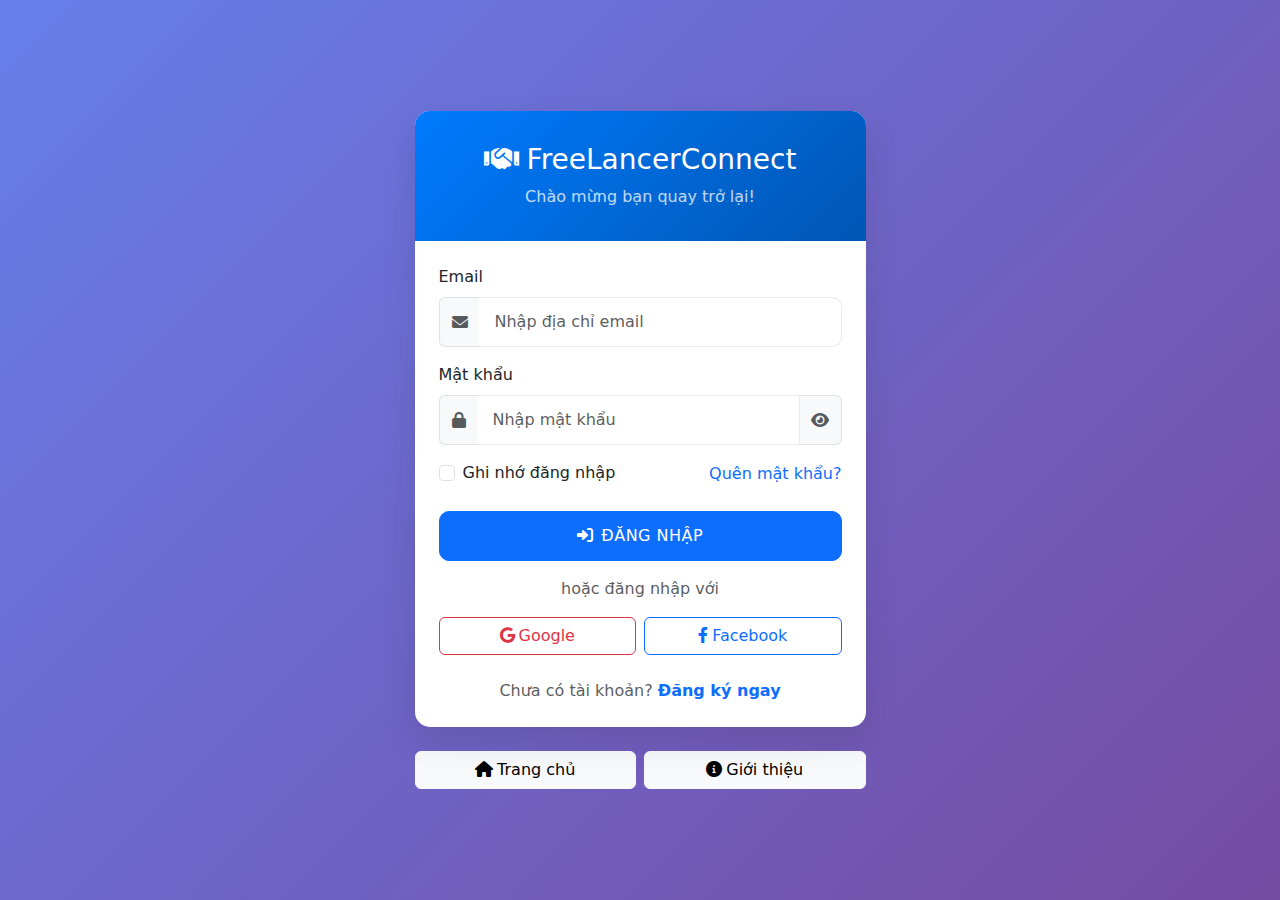
<file: login.html>
<!DOCTYPE html>
<html lang="vi">
  <head>
    <meta charset="UTF-8" />
    <meta name="viewport" content="width=device-width, initial-scale=1.0" />
    <title>Đăng nhập - FreeLancerConnect</title>
    <!-- Bootstrap CSS -->
    <link
      href="https://cdn.jsdelivr.net/npm/bootstrap@5.3.2/dist/css/bootstrap.min.css"
      rel="stylesheet"
    />
    <!-- Font Awesome -->
    <link
      href="https://cdnjs.cloudflare.com/ajax/libs/font-awesome/6.0.0/css/all.min.css"
      rel="stylesheet"
    />
    <!-- Custom CSS -->
    <link href="css/style.css" rel="stylesheet" />
  </head>
  <body>
    <div class="auth-container">
      <div class="container">
        <div class="row justify-content-center">
          <div class="col-lg-5 col-md-7">
            <div class="card auth-card">
              <div class="auth-header">
                <h3 class="mb-0">
                  <i class="fas fa-handshake me-2"></i>FreeLancerConnect
                </h3>
                <p class="mb-0 mt-2 opacity-75">Chào mừng bạn quay trở lại!</p>
              </div>
              <div class="card-body p-4">
                <form>
                  <div class="mb-3">
                    <label for="email" class="form-label">Email</label>
                    <div class="input-group">
                      <span class="input-group-text bg-light border-end-0">
                        <i class="fas fa-envelope text-muted"></i>
                      </span>
                      <input
                        type="email"
                        class="form-control border-start-0"
                        id="email"
                        placeholder="Nhập địa chỉ email"
                        required
                      />
                    </div>
                  </div>

                  <div class="mb-3">
                    <label for="password" class="form-label">Mật khẩu</label>
                    <div class="input-group">
                      <span class="input-group-text bg-light border-end-0">
                        <i class="fas fa-lock text-muted"></i>
                      </span>
                      <input
                        type="password"
                        class="form-control border-start-0"
                        id="password"
                        placeholder="Nhập mật khẩu"
                        required
                      />
                      <span
                        class="input-group-text bg-light border-start-0 cursor-pointer"
                        onclick="togglePassword()"
                      >
                        <i class="fas fa-eye text-muted" id="toggleIcon"></i>
                      </span>
                    </div>
                  </div>

                  <div
                    class="d-flex justify-content-between align-items-center mb-4"
                  >
                    <div class="form-check">
                      <input
                        class="form-check-input"
                        type="checkbox"
                        id="remember"
                      />
                      <label class="form-check-label" for="remember">
                        Ghi nhớ đăng nhập
                      </label>
                    </div>
                    <a href="#" class="text-decoration-none">Quên mật khẩu?</a>
                  </div>

                  <button
                    type="submit"
                    class="btn btn-primary btn-custom w-100 mb-3"
                  >
                    <i class="fas fa-sign-in-alt me-2"></i>Đăng nhập
                  </button>
                </form>

                <div class="text-center mb-3">
                  <span class="text-muted">hoặc đăng nhập với</span>
                </div>

                <div class="row g-2 mb-4">
                  <div class="col-6">
                    <button class="btn btn-outline-danger w-100">
                      <i class="fab fa-google me-1"></i>Google
                    </button>
                  </div>
                  <div class="col-6">
                    <button class="btn btn-outline-primary w-100">
                      <i class="fab fa-facebook-f me-1"></i>Facebook
                    </button>
                  </div>
                </div>

                <div class="text-center">
                  <span class="text-muted">Chưa có tài khoản? </span>
                  <a
                    href="register.html"
                    class="text-decoration-none fw-semibold"
                    >Đăng ký ngay</a
                  >
                </div>
              </div>
            </div>

            <!-- Quick Access -->
            <div class="text-center mt-4">
              <div class="row g-2">
                <div class="col-6">
                  <a href="index.html" class="btn btn-light w-100">
                    <i class="fas fa-home me-1"></i>Trang chủ
                  </a>
                </div>
                <div class="col-6">
                  <a href="about.html" class="btn btn-light w-100">
                    <i class="fas fa-info-circle me-1"></i>Giới thiệu
                  </a>
                </div>
              </div>
            </div>
          </div>
        </div>
      </div>
    </div>

    <!-- Bootstrap JS -->
    <script src="https://cdn.jsdelivr.net/npm/bootstrap@5.3.2/dist/js/bootstrap.bundle.min.js"></script>

    <script>
      // Toggle password visibility
      function togglePassword() {
        const passwordInput = document.getElementById('password');
        const toggleIcon = document.getElementById('toggleIcon');

        if (passwordInput.type === 'password') {
          passwordInput.type = 'text';
          toggleIcon.classList.remove('fa-eye');
          toggleIcon.classList.add('fa-eye-slash');
        } else {
          passwordInput.type = 'password';
          toggleIcon.classList.remove('fa-eye-slash');
          toggleIcon.classList.add('fa-eye');
        }
      }

      // Form validation
      document.querySelector('form').addEventListener('submit', function (e) {
        e.preventDefault();

        const email = document.getElementById('email').value;
        const password = document.getElementById('password').value;

        if (!email || !password) {
          alert('Vui lòng điền đầy đủ thông tin!');
          return;
        }

        // Simulate login process
        const submitBtn = document.querySelector('button[type="submit"]');
        const originalText = submitBtn.innerHTML;

        submitBtn.innerHTML =
          '<i class="fas fa-spinner fa-spin me-2"></i>Đang đăng nhập...';
        submitBtn.disabled = true;

        setTimeout(() => {
          alert('Đăng nhập thành công! (Demo)');
          submitBtn.innerHTML = originalText;
          submitBtn.disabled = false;
        }, 2000);
      });

      // Add animation to form elements
      document.querySelectorAll('.form-control').forEach((input) => {
        input.addEventListener('focus', function () {
          this.parentElement.classList.add('shadow-sm');
        });

        input.addEventListener('blur', function () {
          this.parentElement.classList.remove('shadow-sm');
        });
      });
    </script>
  </body>
</html>
</file>
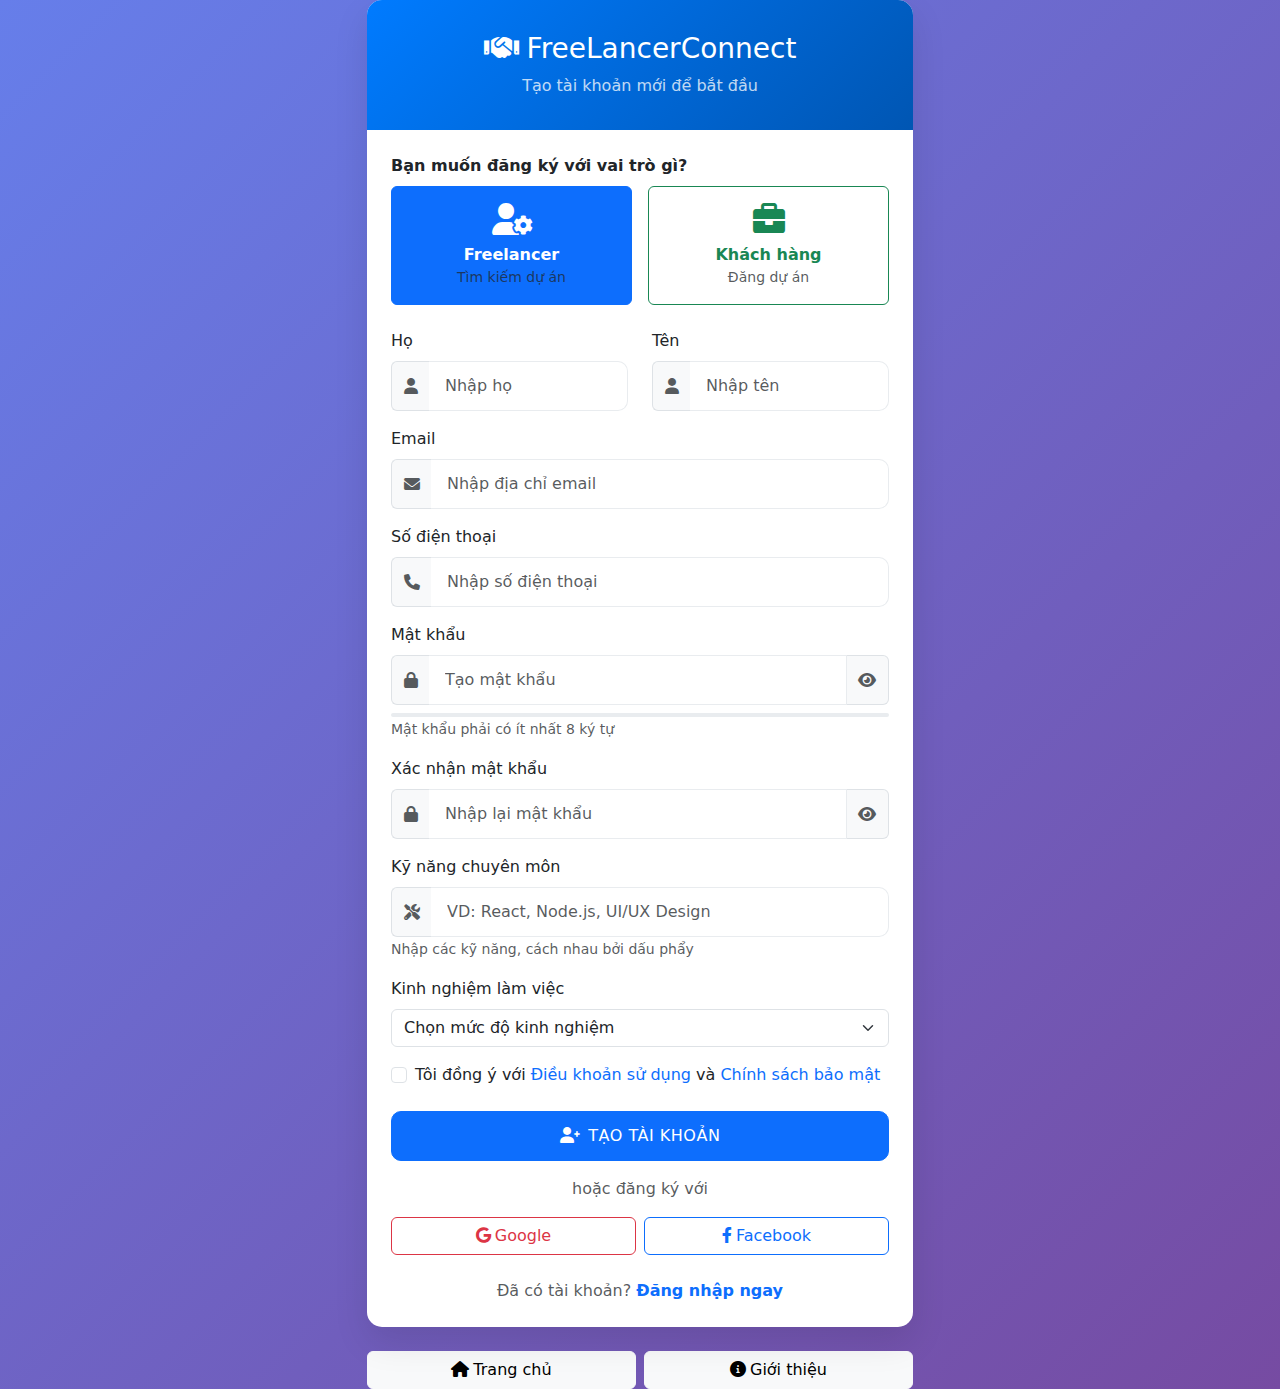
<file: register.html>
<!DOCTYPE html>
<html lang="vi">
  <head>
    <meta charset="UTF-8" />
    <meta name="viewport" content="width=device-width, initial-scale=1.0" />
    <title>Đăng ký - FreeLancerConnect</title>
    <!-- Bootstrap CSS -->
    <link
      href="https://cdn.jsdelivr.net/npm/bootstrap@5.3.2/dist/css/bootstrap.min.css"
      rel="stylesheet"
    />
    <!-- Font Awesome -->
    <link
      href="https://cdnjs.cloudflare.com/ajax/libs/font-awesome/6.0.0/css/all.min.css"
      rel="stylesheet"
    />
    <!-- Custom CSS -->
    <link href="css/style.css" rel="stylesheet" />
  </head>
  <body>
    <div class="auth-container">
      <div class="container">
        <div class="row justify-content-center">
          <div class="col-lg-6 col-md-8">
            <div class="card auth-card">
              <div class="auth-header">
                <h3 class="mb-0">
                  <i class="fas fa-handshake me-2"></i>FreeLancerConnect
                </h3>
                <p class="mb-0 mt-2 opacity-75">Tạo tài khoản mới để bắt đầu</p>
              </div>
              <div class="card-body p-4">
                <!-- Account Type Selection -->
                <div class="mb-4">
                  <label class="form-label fw-semibold"
                    >Bạn muốn đăng ký với vai trò gì?</label
                  >
                  <div class="row g-3">
                    <div class="col-6">
                      <input
                        type="radio"
                        class="btn-check"
                        name="accountType"
                        id="freelancer"
                        value="freelancer"
                        checked
                      />
                      <label
                        class="btn btn-outline-primary w-100 h-100 d-flex flex-column align-items-center p-3"
                        for="freelancer"
                      >
                        <i class="fas fa-user-cog fa-2x mb-2"></i>
                        <span class="fw-semibold">Freelancer</span>
                        <small class="text-muted">Tìm kiếm dự án</small>
                      </label>
                    </div>
                    <div class="col-6">
                      <input
                        type="radio"
                        class="btn-check"
                        name="accountType"
                        id="client"
                        value="client"
                      />
                      <label
                        class="btn btn-outline-success w-100 h-100 d-flex flex-column align-items-center p-3"
                        for="client"
                      >
                        <i class="fas fa-briefcase fa-2x mb-2"></i>
                        <span class="fw-semibold">Khách hàng</span>
                        <small class="text-muted">Đăng dự án</small>
                      </label>
                    </div>
                  </div>
                </div>

                <form id="registerForm">
                  <div class="row">
                    <div class="col-md-6 mb-3">
                      <label for="firstName" class="form-label">Họ</label>
                      <div class="input-group">
                        <span class="input-group-text bg-light border-end-0">
                          <i class="fas fa-user text-muted"></i>
                        </span>
                        <input
                          type="text"
                          class="form-control border-start-0"
                          id="firstName"
                          placeholder="Nhập họ"
                          required
                        />
                      </div>
                    </div>
                    <div class="col-md-6 mb-3">
                      <label for="lastName" class="form-label">Tên</label>
                      <div class="input-group">
                        <span class="input-group-text bg-light border-end-0">
                          <i class="fas fa-user text-muted"></i>
                        </span>
                        <input
                          type="text"
                          class="form-control border-start-0"
                          id="lastName"
                          placeholder="Nhập tên"
                          required
                        />
                      </div>
                    </div>
                  </div>

                  <div class="mb-3">
                    <label for="email" class="form-label">Email</label>
                    <div class="input-group">
                      <span class="input-group-text bg-light border-end-0">
                        <i class="fas fa-envelope text-muted"></i>
                      </span>
                      <input
                        type="email"
                        class="form-control border-start-0"
                        id="email"
                        placeholder="Nhập địa chỉ email"
                        required
                      />
                    </div>
                  </div>

                  <div class="mb-3">
                    <label for="phone" class="form-label">Số điện thoại</label>
                    <div class="input-group">
                      <span class="input-group-text bg-light border-end-0">
                        <i class="fas fa-phone text-muted"></i>
                      </span>
                      <input
                        type="tel"
                        class="form-control border-start-0"
                        id="phone"
                        placeholder="Nhập số điện thoại"
                        required
                      />
                    </div>
                  </div>

                  <div class="mb-3">
                    <label for="password" class="form-label">Mật khẩu</label>
                    <div class="input-group">
                      <span class="input-group-text bg-light border-end-0">
                        <i class="fas fa-lock text-muted"></i>
                      </span>
                      <input
                        type="password"
                        class="form-control border-start-0"
                        id="password"
                        placeholder="Tạo mật khẩu"
                        required
                      />
                      <span
                        class="input-group-text bg-light border-start-0 cursor-pointer"
                        onclick="togglePassword('password', 'toggleIcon1')"
                      >
                        <i class="fas fa-eye text-muted" id="toggleIcon1"></i>
                      </span>
                    </div>
                    <div class="password-strength mt-2">
                      <div class="progress" style="height: 4px">
                        <div
                          class="progress-bar"
                          id="passwordStrength"
                          role="progressbar"
                          style="width: 0%"
                        ></div>
                      </div>
                      <small class="text-muted" id="passwordStrengthText"
                        >Mật khẩu phải có ít nhất 8 ký tự</small
                      >
                    </div>
                  </div>

                  <div class="mb-3">
                    <label for="confirmPassword" class="form-label"
                      >Xác nhận mật khẩu</label
                    >
                    <div class="input-group">
                      <span class="input-group-text bg-light border-end-0">
                        <i class="fas fa-lock text-muted"></i>
                      </span>
                      <input
                        type="password"
                        class="form-control border-start-0"
                        id="confirmPassword"
                        placeholder="Nhập lại mật khẩu"
                        required
                      />
                      <span
                        class="input-group-text bg-light border-start-0 cursor-pointer"
                        onclick="togglePassword('confirmPassword', 'toggleIcon2')"
                      >
                        <i class="fas fa-eye text-muted" id="toggleIcon2"></i>
                      </span>
                    </div>
                  </div>

                  <!-- Freelancer specific fields -->
                  <div id="freelancerFields" class="freelancer-section">
                    <div class="mb-3">
                      <label for="skills" class="form-label"
                        >Kỹ năng chuyên môn</label
                      >
                      <div class="input-group">
                        <span class="input-group-text bg-light border-end-0">
                          <i class="fas fa-tools text-muted"></i>
                        </span>
                        <input
                          type="text"
                          class="form-control border-start-0"
                          id="skills"
                          placeholder="VD: React, Node.js, UI/UX Design"
                        />
                      </div>
                      <small class="text-muted"
                        >Nhập các kỹ năng, cách nhau bởi dấu phẩy</small
                      >
                    </div>

                    <div class="mb-3">
                      <label for="experience" class="form-label"
                        >Kinh nghiệm làm việc</label
                      >
                      <select class="form-select" id="experience">
                        <option value="">Chọn mức độ kinh nghiệm</option>
                        <option value="beginner">Mới bắt đầu (< 1 năm)</option>
                        <option value="intermediate">
                          Trung cấp (1-3 năm)
                        </option>
                        <option value="advanced">Nâng cao (3-5 năm)</option>
                        <option value="expert">Chuyên gia (> 5 năm)</option>
                      </select>
                    </div>
                  </div>

                  <!-- Client specific fields -->
                  <div
                    id="clientFields"
                    class="client-section"
                    style="display: none"
                  >
                    <div class="mb-3">
                      <label for="companyName" class="form-label"
                        >Tên công ty</label
                      >
                      <div class="input-group">
                        <span class="input-group-text bg-light border-end-0">
                          <i class="fas fa-building text-muted"></i>
                        </span>
                        <input
                          type="text"
                          class="form-control border-start-0"
                          id="companyName"
                          placeholder="Nhập tên công ty (không bắt buộc)"
                        />
                      </div>
                    </div>

                    <div class="mb-3">
                      <label for="industry" class="form-label"
                        >Lĩnh vực hoạt động</label
                      >
                      <select class="form-select" id="industry">
                        <option value="">Chọn lĩnh vực</option>
                        <option value="technology">Công nghệ</option>
                        <option value="finance">Tài chính</option>
                        <option value="healthcare">Y tế</option>
                        <option value="education">Giáo dục</option>
                        <option value="retail">Bán lẻ</option>
                        <option value="other">Khác</option>
                      </select>
                    </div>
                  </div>

                  <div class="mb-4">
                    <div class="form-check">
                      <input
                        class="form-check-input"
                        type="checkbox"
                        id="terms"
                        required
                      />
                      <label class="form-check-label" for="terms">
                        Tôi đồng ý với
                        <a href="#" class="text-decoration-none"
                          >Điều khoản sử dụng</a
                        >
                        và
                        <a href="#" class="text-decoration-none"
                          >Chính sách bảo mật</a
                        >
                      </label>
                    </div>
                  </div>

                  <button
                    type="submit"
                    class="btn btn-primary btn-custom w-100 mb-3"
                  >
                    <i class="fas fa-user-plus me-2"></i>Tạo tài khoản
                  </button>
                </form>

                <div class="text-center mb-3">
                  <span class="text-muted">hoặc đăng ký với</span>
                </div>

                <div class="row g-2 mb-4">
                  <div class="col-6">
                    <button class="btn btn-outline-danger w-100">
                      <i class="fab fa-google me-1"></i>Google
                    </button>
                  </div>
                  <div class="col-6">
                    <button class="btn btn-outline-primary w-100">
                      <i class="fab fa-facebook-f me-1"></i>Facebook
                    </button>
                  </div>
                </div>

                <div class="text-center">
                  <span class="text-muted">Đã có tài khoản? </span>
                  <a href="login.html" class="text-decoration-none fw-semibold"
                    >Đăng nhập ngay</a
                  >
                </div>
              </div>
            </div>

            <!-- Quick Access -->
            <div class="text-center mt-4">
              <div class="row g-2">
                <div class="col-6">
                  <a href="index.html" class="btn btn-light w-100">
                    <i class="fas fa-home me-1"></i>Trang chủ
                  </a>
                </div>
                <div class="col-6">
                  <a href="about.html" class="btn btn-light w-100">
                    <i class="fas fa-info-circle me-1"></i>Giới thiệu
                  </a>
                </div>
              </div>
            </div>
          </div>
        </div>
      </div>
    </div>

    <!-- Bootstrap JS -->
    <script src="https://cdn.jsdelivr.net/npm/bootstrap@5.3.2/dist/js/bootstrap.bundle.min.js"></script>

    <script>
      // Toggle password visibility
      function togglePassword(inputId, iconId) {
        const passwordInput = document.getElementById(inputId);
        const toggleIcon = document.getElementById(iconId);

        if (passwordInput.type === 'password') {
          passwordInput.type = 'text';
          toggleIcon.classList.remove('fa-eye');
          toggleIcon.classList.add('fa-eye-slash');
        } else {
          passwordInput.type = 'password';
          toggleIcon.classList.remove('fa-eye-slash');
          toggleIcon.classList.add('fa-eye');
        }
      }

      // Account type toggle
      document
        .querySelectorAll('input[name="accountType"]')
        .forEach((radio) => {
          radio.addEventListener('change', function () {
            const freelancerFields =
              document.getElementById('freelancerFields');
            const clientFields = document.getElementById('clientFields');

            if (this.value === 'freelancer') {
              freelancerFields.style.display = 'block';
              clientFields.style.display = 'none';
            } else {
              freelancerFields.style.display = 'none';
              clientFields.style.display = 'block';
            }
          });
        });

      // Password strength checker
      document
        .getElementById('password')
        .addEventListener('input', function () {
          const password = this.value;
          const strengthBar = document.getElementById('passwordStrength');
          const strengthText = document.getElementById('passwordStrengthText');

          let strength = 0;
          let text = 'Rất yếu';
          let color = 'bg-danger';

          if (password.length >= 8) strength += 25;
          if (/[a-z]/.test(password)) strength += 25;
          if (/[A-Z]/.test(password)) strength += 25;
          if (/\d/.test(password)) strength += 25;

          if (strength >= 100) {
            text = 'Rất mạnh';
            color = 'bg-success';
          } else if (strength >= 75) {
            text = 'Mạnh';
            color = 'bg-info';
          } else if (strength >= 50) {
            text = 'Trung bình';
            color = 'bg-warning';
          }

          strengthBar.className = `progress-bar ${color}`;
          strengthBar.style.width = strength + '%';
          strengthText.textContent = text;
        });

      // Form validation
      document
        .getElementById('registerForm')
        .addEventListener('submit', function (e) {
          e.preventDefault();

          const password = document.getElementById('password').value;
          const confirmPassword =
            document.getElementById('confirmPassword').value;

          if (password !== confirmPassword) {
            alert('Mật khẩu xác nhận không khớp!');
            return;
          }

          if (password.length < 8) {
            alert('Mật khẩu phải có ít nhất 8 ký tự!');
            return;
          }

          // Simulate registration process
          const submitBtn = document.querySelector('button[type="submit"]');
          const originalText = submitBtn.innerHTML;

          submitBtn.innerHTML =
            '<i class="fas fa-spinner fa-spin me-2"></i>Đang tạo tài khoản...';
          submitBtn.disabled = true;

          setTimeout(() => {
            alert(
              'Đăng ký thành công! Vui lòng kiểm tra email để xác nhận tài khoản. (Demo)'
            );
            submitBtn.innerHTML = originalText;
            submitBtn.disabled = false;
          }, 3000);
        });

      // Add animation to form elements
      document
        .querySelectorAll('.form-control, .form-select')
        .forEach((input) => {
          input.addEventListener('focus', function () {
            this.parentElement.classList.add('shadow-sm');
          });

          input.addEventListener('blur', function () {
            this.parentElement.classList.remove('shadow-sm');
          });
        });
    </script>
  </body>
</html>
</file>
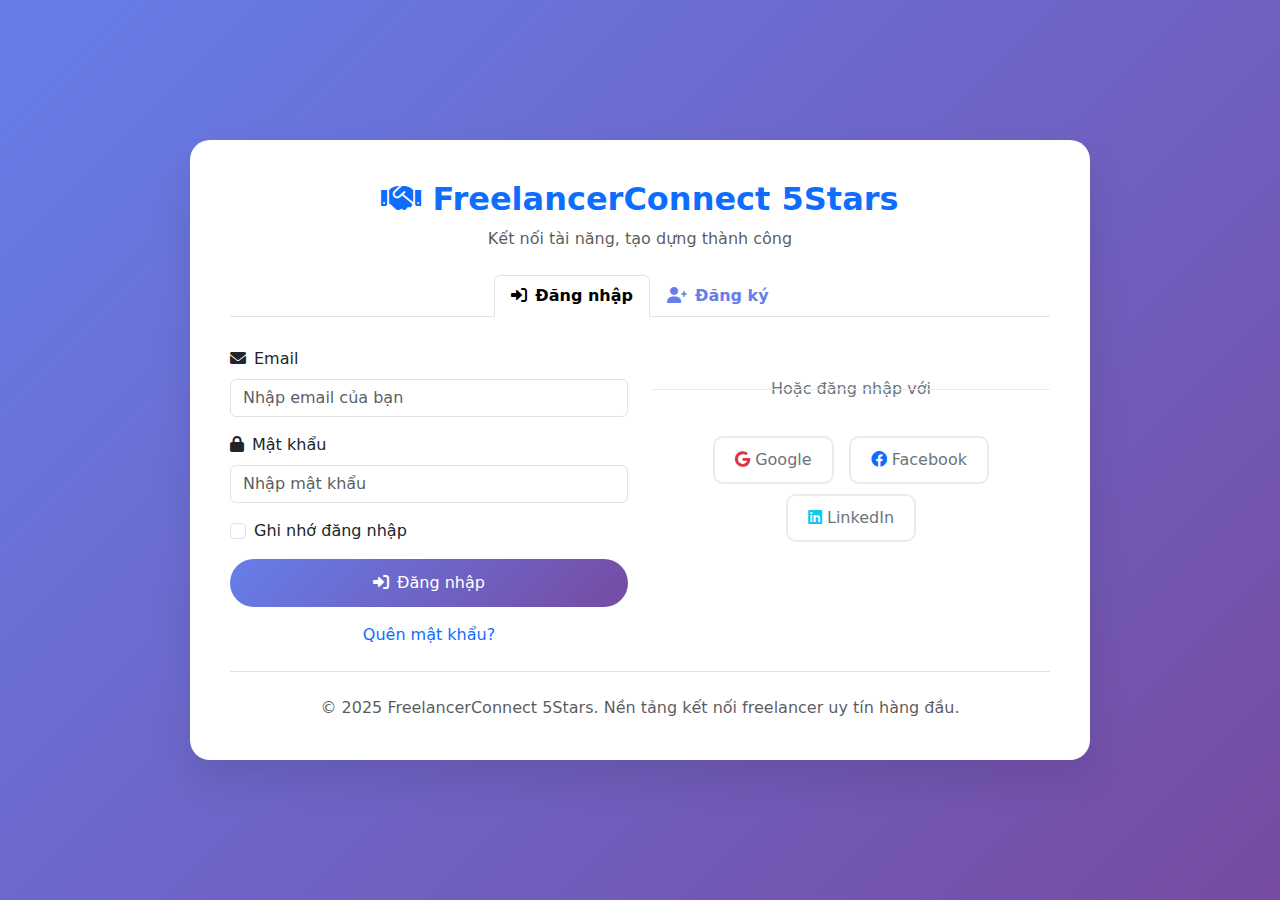
<file: ui/auth-login-register.html>
<!DOCTYPE html>
<html lang="vi">
  <head>
    <meta charset="UTF-8" />
    <meta name="viewport" content="width=device-width, initial-scale=1.0" />
    <title>FreelancerConnect 5Stars - Đăng nhập / Đăng ký</title>
    <link
      href="https://cdn.jsdelivr.net/npm/bootstrap@5.3.0/dist/css/bootstrap.min.css"
      rel="stylesheet"
    />
    <link
      href="https://cdnjs.cloudflare.com/ajax/libs/font-awesome/6.0.0/css/all.min.css"
      rel="stylesheet"
    />
    <style>
      .auth-container {
        min-height: 100vh;
        background: linear-gradient(135deg, #667eea 0%, #764ba2 100%);
        display: flex;
        align-items: center;
        justify-content: center;
      }
      .auth-card {
        background: white;
        border-radius: 20px;
        padding: 40px;
        box-shadow: 0 20px 40px rgba(0, 0, 0, 0.1);
        max-width: 900px;
        width: 100%;
      }
      .form-control:focus {
        border-color: #667eea;
        box-shadow: 0 0 0 0.2rem rgba(102, 126, 234, 0.25);
      }
      .btn-primary {
        background: linear-gradient(135deg, #667eea 0%, #764ba2 100%);
        border: none;
        padding: 12px 30px;
        border-radius: 30px;
      }
      .btn-primary:hover {
        transform: translateY(-2px);
        box-shadow: 0 10px 20px rgba(0, 0, 0, 0.2);
      }
      .tab-content {
        margin-top: 30px;
      }
      .nav-link {
        color: #667eea;
        font-weight: 600;
      }
      .nav-link.active {
        background-color: #667eea;
        border-color: #667eea;
      }
      .social-btn {
        border: 2px solid #e9ecef;
        color: #6c757d;
        margin: 5px;
        padding: 10px 20px;
        border-radius: 10px;
      }
      .social-btn:hover {
        background-color: #f8f9fa;
        transform: translateY(-1px);
      }
      .divider {
        text-align: center;
        margin: 30px 0;
        position: relative;
      }
      .divider::before {
        content: '';
        position: absolute;
        top: 50%;
        left: 0;
        right: 0;
        height: 1px;
        background: #e9ecef;
      }
      .divider span {
        background: white;
        padding: 0 20px;
        color: #6c757d;
      }
    </style>
  </head>
  <body>
    <div class="auth-container">
      <div class="auth-card">
        <div class="text-center mb-4">
          <h2 class="fw-bold text-primary">
            <i class="fas fa-handshake"></i>
            FreelancerConnect 5Stars
          </h2>
          <p class="text-muted">Kết nối tài năng, tạo dựng thành công</p>
        </div>

        <!-- Navigation Tabs -->
        <ul
          class="nav nav-tabs justify-content-center"
          id="authTabs"
          role="tablist"
        >
          <li class="nav-item" role="presentation">
            <button
              class="nav-link active"
              id="login-tab"
              data-bs-toggle="tab"
              data-bs-target="#login"
              type="button"
              role="tab"
            >
              <i class="fas fa-sign-in-alt me-2"></i>Đăng nhập
            </button>
          </li>
          <li class="nav-item" role="presentation">
            <button
              class="nav-link"
              id="register-tab"
              data-bs-toggle="tab"
              data-bs-target="#register"
              type="button"
              role="tab"
            >
              <i class="fas fa-user-plus me-2"></i>Đăng ký
            </button>
          </li>
        </ul>

        <!-- Tab Content -->
        <div class="tab-content" id="authTabContent">
          <!-- Login Form -->
          <div class="tab-pane fade show active" id="login" role="tabpanel">
            <form id="loginForm">
              <div class="row">
                <div class="col-md-6">
                  <div class="mb-3">
                    <label for="loginEmail" class="form-label">
                      <i class="fas fa-envelope me-2"></i>Email
                    </label>
                    <input
                      type="email"
                      class="form-control"
                      id="loginEmail"
                      placeholder="Nhập email của bạn"
                      required
                    />
                  </div>
                  <div class="mb-3">
                    <label for="loginPassword" class="form-label">
                      <i class="fas fa-lock me-2"></i>Mật khẩu
                    </label>
                    <input
                      type="password"
                      class="form-control"
                      id="loginPassword"
                      placeholder="Nhập mật khẩu"
                      required
                    />
                  </div>
                  <div class="mb-3 form-check">
                    <input
                      type="checkbox"
                      class="form-check-input"
                      id="rememberMe"
                    />
                    <label class="form-check-label" for="rememberMe">
                      Ghi nhớ đăng nhập
                    </label>
                  </div>
                  <button type="submit" class="btn btn-primary w-100 mb-3">
                    <i class="fas fa-sign-in-alt me-2"></i>Đăng nhập
                  </button>
                  <div class="text-center">
                    <a href="#" class="text-decoration-none">Quên mật khẩu?</a>
                  </div>
                </div>
                <div class="col-md-6">
                  <div class="divider">
                    <span>Hoặc đăng nhập với</span>
                  </div>
                  <div class="text-center">
                    <button type="button" class="btn social-btn">
                      <i class="fab fa-google text-danger"></i> Google
                    </button>
                    <button type="button" class="btn social-btn">
                      <i class="fab fa-facebook text-primary"></i> Facebook
                    </button>
                    <button type="button" class="btn social-btn">
                      <i class="fab fa-linkedin text-info"></i> LinkedIn
                    </button>
                  </div>
                </div>
              </div>
            </form>
          </div>

          <!-- Register Form -->
          <div class="tab-pane fade" id="register" role="tabpanel">
            <form id="registerForm">
              <div class="row">
                <div class="col-md-6">
                  <div class="mb-3">
                    <label for="registerName" class="form-label">
                      <i class="fas fa-user me-2"></i>Họ và tên
                    </label>
                    <input
                      type="text"
                      class="form-control"
                      id="registerName"
                      placeholder="Nhập họ và tên"
                      required
                    />
                  </div>
                  <div class="mb-3">
                    <label for="registerEmail" class="form-label">
                      <i class="fas fa-envelope me-2"></i>Email
                    </label>
                    <input
                      type="email"
                      class="form-control"
                      id="registerEmail"
                      placeholder="Nhập email của bạn"
                      required
                    />
                  </div>
                  <div class="mb-3">
                    <label for="registerPassword" class="form-label">
                      <i class="fas fa-lock me-2"></i>Mật khẩu
                    </label>
                    <input
                      type="password"
                      class="form-control"
                      id="registerPassword"
                      placeholder="Nhập mật khẩu"
                      required
                    />
                  </div>
                  <div class="mb-3">
                    <label for="confirmPassword" class="form-label">
                      <i class="fas fa-lock me-2"></i>Xác nhận mật khẩu
                    </label>
                    <input
                      type="password"
                      class="form-control"
                      id="confirmPassword"
                      placeholder="Xác nhận mật khẩu"
                      required
                    />
                  </div>
                </div>
                <div class="col-md-6">
                  <div class="mb-3">
                    <label for="userType" class="form-label">
                      <i class="fas fa-users me-2"></i>Loại tài khoản
                    </label>
                    <select class="form-select" id="userType" required>
                      <option value="">Chọn loại tài khoản</option>
                      <option value="client">
                        Khách hàng (Tìm freelancer)
                      </option>
                      <option value="freelancer">
                        Freelancer (Nhận dự án)
                      </option>
                    </select>
                  </div>
                  <div class="mb-3">
                    <label for="phone" class="form-label">
                      <i class="fas fa-phone me-2"></i>Số điện thoại
                    </label>
                    <input
                      type="tel"
                      class="form-control"
                      id="phone"
                      placeholder="Nhập số điện thoại"
                    />
                  </div>
                  <div class="mb-3">
                    <label for="skills" class="form-label">
                      <i class="fas fa-tools me-2"></i>Kỹ năng chuyên môn
                    </label>
                    <textarea
                      class="form-control"
                      id="skills"
                      rows="3"
                      placeholder="Mô tả kỹ năng và kinh nghiệm của bạn"
                    ></textarea>
                  </div>
                  <div class="mb-3 form-check">
                    <input
                      type="checkbox"
                      class="form-check-input"
                      id="agreeTerms"
                      required
                    />
                    <label class="form-check-label" for="agreeTerms">
                      Tôi đồng ý với <a href="#">Điều khoản sử dụng</a> và
                      <a href="#">Chính sách bảo mật</a>
                    </label>
                  </div>
                  <button type="submit" class="btn btn-primary w-100">
                    <i class="fas fa-user-plus me-2"></i>Đăng ký tài khoản
                  </button>
                </div>
              </div>
            </form>
          </div>
        </div>

        <!-- Footer -->
        <div class="text-center mt-4 pt-4 border-top">
          <p class="text-muted mb-0">
            © 2025 FreelancerConnect 5Stars. Nền tảng kết nối freelancer uy tín
            hàng đầu.
          </p>
        </div>
      </div>
    </div>

    <!-- Bootstrap JavaScript -->
    <script src="https://cdn.jsdelivr.net/npm/bootstrap@5.3.0/dist/js/bootstrap.bundle.min.js"></script>

    <!-- Custom JavaScript -->
    <script>
      // Form validation and handling
      document
        .getElementById('loginForm')
        .addEventListener('submit', function (e) {
          e.preventDefault();

          const email = document.getElementById('loginEmail').value;
          const password = document.getElementById('loginPassword').value;

          if (email && password) {
            // Simulate login process
            alert('Đăng nhập thành công! Chuyển hướng đến trang chủ...');
            // Redirect to dashboard
            // window.location.href = 'dashboard.html';
          } else {
            alert('Vui lòng điền đầy đủ thông tin!');
          }
        });

      document
        .getElementById('registerForm')
        .addEventListener('submit', function (e) {
          e.preventDefault();

          const name = document.getElementById('registerName').value;
          const email = document.getElementById('registerEmail').value;
          const password = document.getElementById('registerPassword').value;
          const confirmPassword =
            document.getElementById('confirmPassword').value;
          const userType = document.getElementById('userType').value;
          const agreeTerms = document.getElementById('agreeTerms').checked;

          // Validation
          if (!name || !email || !password || !userType) {
            alert('Vui lòng điền đầy đủ thông tin bắt buộc!');
            return;
          }

          if (password !== confirmPassword) {
            alert('Mật khẩu xác nhận không khớp!');
            return;
          }

          if (!agreeTerms) {
            alert('Vui lòng đồng ý với điều khoản sử dụng!');
            return;
          }

          // Simulate registration process
          alert(
            'Đăng ký thành công! Vui lòng kiểm tra email để xác thực tài khoản.'
          );

          // Switch to login tab
          const loginTab = new bootstrap.Tab(
            document.getElementById('login-tab')
          );
          loginTab.show();
        });

      // Password strength indicator
      document
        .getElementById('registerPassword')
        .addEventListener('input', function (e) {
          const password = e.target.value;
          let strength = 0;

          if (password.length >= 8) strength++;
          if (password.match(/[a-z]/)) strength++;
          if (password.match(/[A-Z]/)) strength++;
          if (password.match(/[0-9]/)) strength++;
          if (password.match(/[^a-zA-Z0-9]/)) strength++;

          // You can add a strength indicator here
          console.log('Password strength:', strength);
        });

      // Social login handlers
      document.querySelectorAll('.social-btn').forEach((btn) => {
        btn.addEventListener('click', function () {
          const provider = this.textContent.trim();
          alert(`Đăng nhập với ${provider} - Tính năng đang phát triển`);
        });
      });
    </script>
  </body>
</html>
</file>
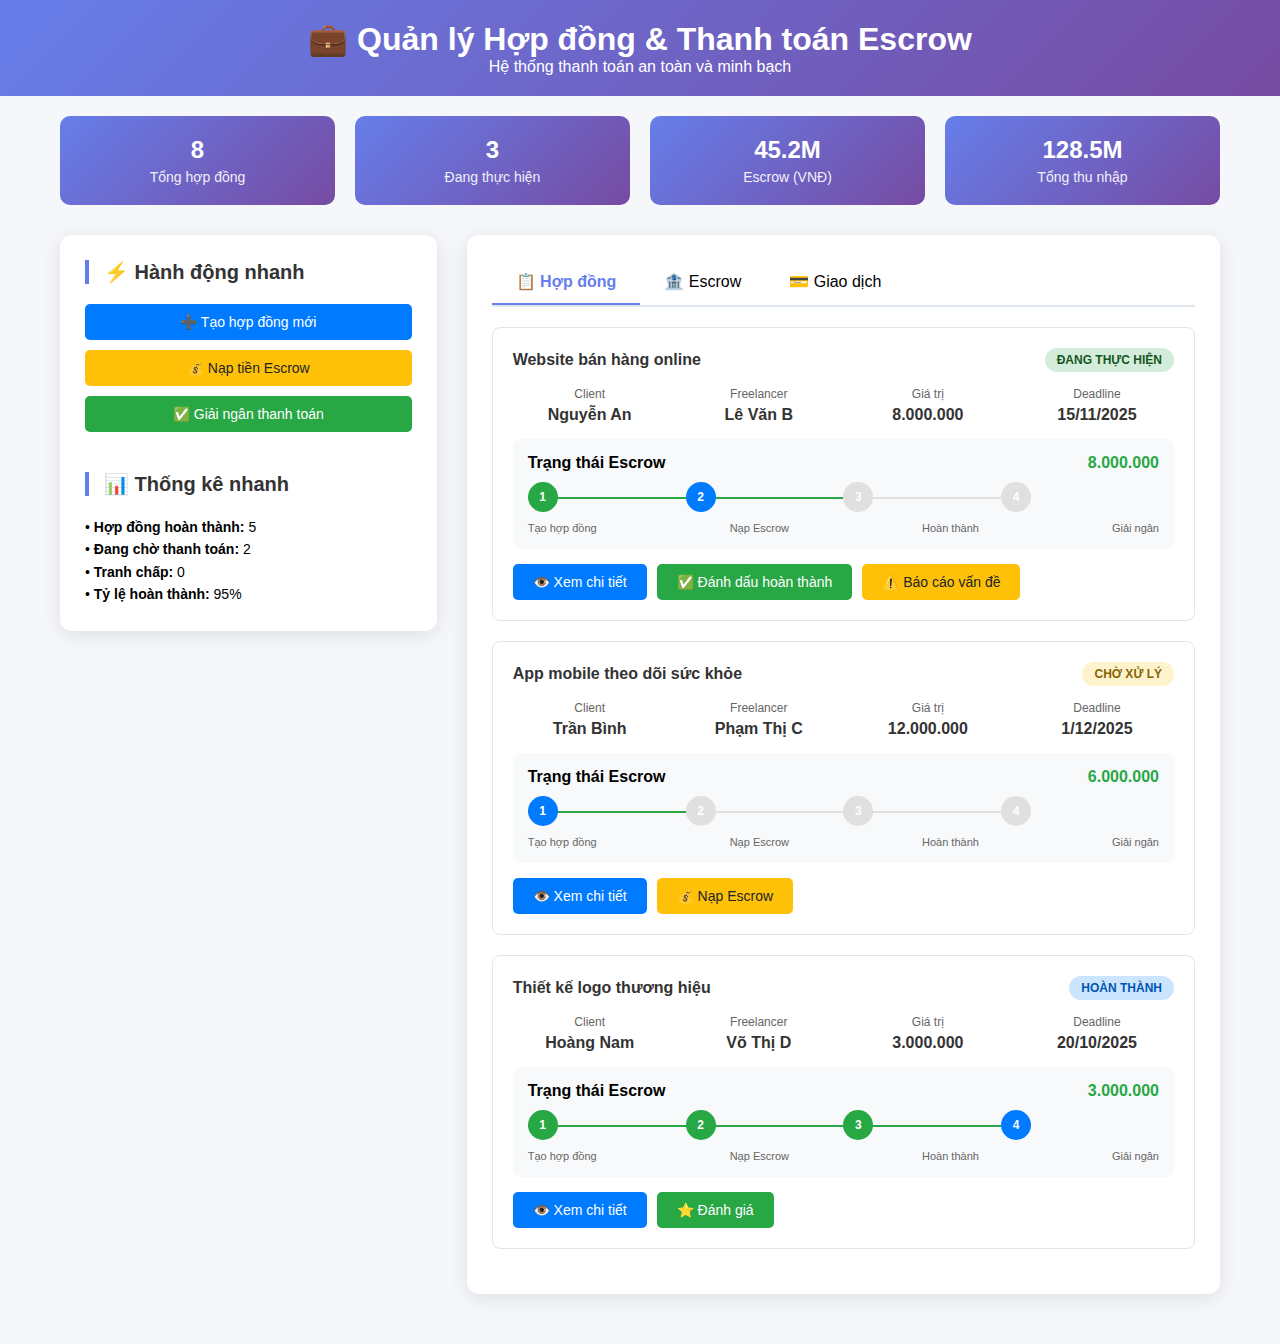
<file: ui/contract-payment.html>
<!DOCTYPE html>
<html lang="vi">
  <head>
    <meta charset="UTF-8" />
    <meta name="viewport" content="width=device-width, initial-scale=1.0" />
    <title>
      Quản lý Hợp đồng & Thanh toán Escrow - FreelancerConnect 5Stars
    </title>
    <style>
      * {
        margin: 0;
        padding: 0;
        box-sizing: border-box;
      }
      body {
        font-family: 'Segoe UI', Tahoma, Geneva, Verdana, sans-serif;
        background-color: #f5f7fa;
      }
      .header {
        background: linear-gradient(135deg, #667eea 0%, #764ba2 100%);
        color: white;
        padding: 20px 0;
        text-align: center;
      }
      .container {
        max-width: 1200px;
        margin: 0 auto;
        padding: 20px;
      }
      .dashboard-grid {
        display: grid;
        grid-template-columns: 1fr 2fr;
        gap: 30px;
        margin-bottom: 30px;
      }
      .sidebar {
        background: white;
        border-radius: 12px;
        padding: 25px;
        box-shadow: 0 4px 20px rgba(0, 0, 0, 0.1);
        height: fit-content;
      }
      .main-content {
        background: white;
        border-radius: 12px;
        padding: 25px;
        box-shadow: 0 4px 20px rgba(0, 0, 0, 0.1);
      }
      .stats-grid {
        display: grid;
        grid-template-columns: repeat(auto-fit, minmax(200px, 1fr));
        gap: 20px;
        margin-bottom: 30px;
      }
      .stat-card {
        background: linear-gradient(135deg, #667eea 0%, #764ba2 100%);
        color: white;
        padding: 20px;
        border-radius: 10px;
        text-align: center;
      }
      .stat-value {
        font-size: 24px;
        font-weight: bold;
        margin-bottom: 5px;
      }
      .stat-label {
        font-size: 14px;
        opacity: 0.9;
      }
      .section-title {
        font-size: 20px;
        font-weight: bold;
        margin-bottom: 20px;
        color: #333;
        border-left: 4px solid #667eea;
        padding-left: 15px;
      }
      .contract-card {
        border: 1px solid #e0e6ed;
        border-radius: 8px;
        padding: 20px;
        margin-bottom: 20px;
        transition: all 0.3s ease;
      }
      .contract-card:hover {
        border-color: #667eea;
        box-shadow: 0 2px 10px rgba(102, 126, 234, 0.1);
      }
      .contract-header {
        display: flex;
        justify-content: space-between;
        align-items: center;
        margin-bottom: 15px;
      }
      .contract-title {
        font-weight: bold;
        color: #333;
        font-size: 16px;
      }
      .status-badge {
        padding: 5px 12px;
        border-radius: 20px;
        font-size: 12px;
        font-weight: bold;
        text-transform: uppercase;
      }
      .status-active {
        background: #d4edda;
        color: #155724;
      }
      .status-pending {
        background: #fff3cd;
        color: #856404;
      }
      .status-completed {
        background: #cce5ff;
        color: #0056b3;
      }
      .status-dispute {
        background: #f8d7da;
        color: #721c24;
      }
      .contract-details {
        display: grid;
        grid-template-columns: repeat(auto-fit, minmax(150px, 1fr));
        gap: 15px;
        margin-bottom: 15px;
      }
      .detail-item {
        text-align: center;
      }
      .detail-label {
        font-size: 12px;
        color: #666;
        margin-bottom: 5px;
      }
      .detail-value {
        font-weight: bold;
        color: #333;
      }
      .escrow-status {
        background: #f8f9fa;
        padding: 15px;
        border-radius: 8px;
        margin: 15px 0;
      }
      .escrow-progress {
        display: flex;
        align-items: center;
        justify-content: space-between;
        margin-bottom: 10px;
      }
      .progress-step {
        display: flex;
        align-items: center;
        flex: 1;
        position: relative;
      }
      .progress-step:not(:last-child)::after {
        content: '';
        position: absolute;
        top: 15px;
        right: 0;
        width: 100%;
        height: 2px;
        background: #e0e0e0;
        z-index: 1;
      }
      .progress-step.completed::after {
        background: #28a745;
      }
      .step-circle {
        width: 30px;
        height: 30px;
        border-radius: 50%;
        background: #e0e0e0;
        display: flex;
        align-items: center;
        justify-content: center;
        color: white;
        font-size: 12px;
        font-weight: bold;
        position: relative;
        z-index: 2;
      }
      .step-circle.completed {
        background: #28a745;
      }
      .step-circle.current {
        background: #007bff;
      }
      .action-buttons {
        display: flex;
        gap: 10px;
        margin-top: 15px;
      }
      .btn {
        padding: 10px 20px;
        border: none;
        border-radius: 5px;
        cursor: pointer;
        font-size: 14px;
        transition: all 0.3s ease;
      }
      .btn-primary {
        background: #007bff;
        color: white;
      }
      .btn-primary:hover {
        background: #0056b3;
      }
      .btn-success {
        background: #28a745;
        color: white;
      }
      .btn-success:hover {
        background: #218838;
      }
      .btn-warning {
        background: #ffc107;
        color: #212529;
      }
      .btn-warning:hover {
        background: #e0a800;
      }
      .btn-danger {
        background: #dc3545;
        color: white;
      }
      .btn-danger:hover {
        background: #c82333;
      }
      .navigation-tabs {
        display: flex;
        border-bottom: 2px solid #e0e6ed;
        margin-bottom: 20px;
      }
      .tab {
        padding: 12px 24px;
        cursor: pointer;
        border-bottom: 2px solid transparent;
        transition: all 0.3s ease;
      }
      .tab.active {
        border-bottom-color: #667eea;
        color: #667eea;
        font-weight: bold;
      }
      .tab-content {
        display: none;
      }
      .tab-content.active {
        display: block;
      }
      .payment-form {
        background: #f8f9fa;
        padding: 20px;
        border-radius: 8px;
        margin-top: 15px;
      }
      .form-group {
        margin-bottom: 15px;
      }
      .form-group label {
        display: block;
        margin-bottom: 5px;
        font-weight: bold;
        color: #555;
      }
      .form-group input,
      .form-group select,
      .form-group textarea {
        width: 100%;
        padding: 10px;
        border: 1px solid #ddd;
        border-radius: 5px;
        font-size: 14px;
      }
      .amount-display {
        font-size: 24px;
        font-weight: bold;
        color: #28a745;
        text-align: center;
        margin: 20px 0;
      }
      .transaction-history {
        max-height: 300px;
        overflow-y: auto;
      }
      .transaction-item {
        display: flex;
        justify-content: space-between;
        align-items: center;
        padding: 10px 0;
        border-bottom: 1px solid #eee;
      }
      .transaction-item:last-child {
        border-bottom: none;
      }
      .transaction-desc {
        flex: 1;
      }
      .transaction-amount {
        font-weight: bold;
      }
      .transaction-date {
        font-size: 12px;
        color: #666;
        margin-left: 15px;
      }
      .modal {
        display: none;
        position: fixed;
        z-index: 1000;
        left: 0;
        top: 0;
        width: 100%;
        height: 100%;
        background-color: rgba(0, 0, 0, 0.5);
      }
      .modal-content {
        background-color: white;
        margin: 5% auto;
        padding: 30px;
        border-radius: 10px;
        width: 90%;
        max-width: 500px;
      }
      .close {
        color: #aaa;
        float: right;
        font-size: 28px;
        font-weight: bold;
        cursor: pointer;
      }
      .close:hover {
        color: black;
      }
    </style>
  </head>
  <body>
    <div class="header">
      <h1>💼 Quản lý Hợp đồng & Thanh toán Escrow</h1>
      <p>Hệ thống thanh toán an toàn và minh bạch</p>
    </div>

    <div class="container">
      <!-- Statistics -->
      <div class="stats-grid">
        <div class="stat-card">
          <div class="stat-value" id="totalContracts">8</div>
          <div class="stat-label">Tổng hợp đồng</div>
        </div>
        <div class="stat-card">
          <div class="stat-value" id="activeContracts">3</div>
          <div class="stat-label">Đang thực hiện</div>
        </div>
        <div class="stat-card">
          <div class="stat-value" id="totalEscrow">45.2M</div>
          <div class="stat-label">Escrow (VNĐ)</div>
        </div>
        <div class="stat-card">
          <div class="stat-value" id="totalEarnings">128.5M</div>
          <div class="stat-label">Tổng thu nhập</div>
        </div>
      </div>

      <div class="dashboard-grid">
        <div class="sidebar">
          <h3 class="section-title">⚡ Hành động nhanh</h3>
          <button
            class="btn btn-primary"
            style="width: 100%; margin-bottom: 10px"
            onclick="createNewContract()"
          >
            ➕ Tạo hợp đồng mới
          </button>
          <button
            class="btn btn-warning"
            style="width: 100%; margin-bottom: 10px"
            onclick="depositEscrow()"
          >
            💰 Nạp tiền Escrow
          </button>
          <button
            class="btn btn-success"
            style="width: 100%; margin-bottom: 10px"
            onclick="releasePayment()"
          >
            ✅ Giải ngân thanh toán
          </button>

          <h3 class="section-title" style="margin-top: 30px">
            📊 Thống kê nhanh
          </h3>
          <div style="font-size: 14px; line-height: 1.6">
            <p>• <strong>Hợp đồng hoàn thành:</strong> 5</p>
            <p>• <strong>Đang chờ thanh toán:</strong> 2</p>
            <p>• <strong>Tranh chấp:</strong> 0</p>
            <p>• <strong>Tỷ lệ hoàn thành:</strong> 95%</p>
          </div>
        </div>

        <div class="main-content">
          <div class="navigation-tabs">
            <div class="tab active" onclick="switchTab('contracts')">
              📋 Hợp đồng
            </div>
            <div class="tab" onclick="switchTab('escrow')">🏦 Escrow</div>
            <div class="tab" onclick="switchTab('transactions')">
              💳 Giao dịch
            </div>
          </div>

          <!-- Contracts Tab -->
          <div id="contractsTab" class="tab-content active">
            <div id="contractsList">
              <!-- Contract items will be loaded here -->
            </div>
          </div>

          <!-- Escrow Tab -->
          <div id="escrowTab" class="tab-content">
            <div class="section-title">💰 Quản lý Escrow</div>
            <div id="escrowList">
              <!-- Escrow items will be loaded here -->
            </div>
          </div>

          <!-- Transactions Tab -->
          <div id="transactionsTab" class="tab-content">
            <div class="section-title">💳 Lịch sử giao dịch</div>
            <div class="transaction-history" id="transactionHistory">
              <!-- Transaction history will be loaded here -->
            </div>
          </div>
        </div>
      </div>
    </div>

    <!-- Modals -->
    <div id="paymentModal" class="modal">
      <div class="modal-content">
        <span class="close">&times;</span>
        <h3>💰 Nạp tiền Escrow</h3>
        <form id="paymentForm">
          <div class="form-group">
            <label>Chọn hợp đồng</label>
            <select id="contractSelect" required>
              <option value="">Chọn hợp đồng</option>
              <option value="1">Website bán hàng - Client: Nguyễn An</option>
              <option value="2">App mobile - Client: Trần Bình</option>
            </select>
          </div>
          <div class="form-group">
            <label>Số tiền (VNĐ)</label>
            <input
              type="number"
              id="paymentAmount"
              required
              min="100000"
              placeholder="5000000"
            />
          </div>
          <div class="form-group">
            <label>Phương thức thanh toán</label>
            <select id="paymentMethod" required>
              <option value="">Chọn phương thức</option>
              <option value="bank">Chuyển khoản ngân hàng</option>
              <option value="wallet">Ví điện tử</option>
              <option value="card">Thẻ tín dụng</option>
            </select>
          </div>
          <button type="submit" class="btn btn-primary" style="width: 100%">
            Nạp tiền
          </button>
        </form>
      </div>
    </div>

    <script>
      // Sample data
      const contractsData = [
        {
          id: 1,
          title: 'Website bán hàng online',
          client: 'Nguyễn An',
          freelancer: 'Lê Văn B',
          amount: 8000000,
          escrowAmount: 8000000,
          status: 'active',
          progress: 65,
          deadline: '2025-11-15',
          escrowStep: 2,
        },
        {
          id: 2,
          title: 'App mobile theo dõi sức khỏe',
          client: 'Trần Bình',
          freelancer: 'Phạm Thị C',
          amount: 12000000,
          escrowAmount: 6000000,
          status: 'pending',
          progress: 30,
          deadline: '2025-12-01',
          escrowStep: 1,
        },
        {
          id: 3,
          title: 'Thiết kế logo thương hiệu',
          client: 'Hoàng Nam',
          freelancer: 'Võ Thị D',
          amount: 3000000,
          escrowAmount: 3000000,
          status: 'completed',
          progress: 100,
          deadline: '2025-10-20',
          escrowStep: 4,
        },
      ];

      const transactionsData = [
        {
          id: 1,
          desc: 'Nạp Escrow - Dự án Website',
          amount: 8000000,
          date: '2025-10-20',
          type: 'deposit',
        },
        {
          id: 2,
          desc: 'Giải ngân - Thiết kế logo',
          amount: -3000000,
          date: '2025-10-18',
          type: 'release',
        },
        {
          id: 3,
          desc: 'Nạp Escrow - App mobile',
          amount: 6000000,
          date: '2025-10-15',
          type: 'deposit',
        },
        {
          id: 4,
          desc: 'Phí hệ thống',
          amount: -150000,
          date: '2025-10-15',
          type: 'fee',
        },
      ];

      // Initialize page
      document.addEventListener('DOMContentLoaded', function () {
        loadContracts();
        loadEscrowData();
        loadTransactions();
        setupEventListeners();
      });

      function setupEventListeners() {
        // Modal functionality
        const modal = document.getElementById('paymentModal');
        const closeBtn = document.getElementsByClassName('close')[0];

        closeBtn.onclick = function () {
          modal.style.display = 'none';
        };

        window.onclick = function (event) {
          if (event.target == modal) {
            modal.style.display = 'none';
          }
        };

        // Payment form
        document
          .getElementById('paymentForm')
          .addEventListener('submit', function (e) {
            e.preventDefault();
            processPayment();
          });
      }

      function loadContracts() {
        const container = document.getElementById('contractsList');
        container.innerHTML = contractsData
          .map(
            (contract) => `
                <div class="contract-card">
                    <div class="contract-header">
                        <div class="contract-title">${contract.title}</div>
                        <div class="status-badge status-${contract.status}">
                            ${getStatusText(contract.status)}
                        </div>
                    </div>
                    
                    <div class="contract-details">
                        <div class="detail-item">
                            <div class="detail-label">Client</div>
                            <div class="detail-value">${contract.client}</div>
                        </div>
                        <div class="detail-item">
                            <div class="detail-label">Freelancer</div>
                            <div class="detail-value">${
                              contract.freelancer
                            }</div>
                        </div>
                        <div class="detail-item">
                            <div class="detail-label">Giá trị</div>
                            <div class="detail-value">${formatCurrency(
                              contract.amount
                            )}</div>
                        </div>
                        <div class="detail-item">
                            <div class="detail-label">Deadline</div>
                            <div class="detail-value">${formatDate(
                              contract.deadline
                            )}</div>
                        </div>
                    </div>

                    <div class="escrow-status">
                        <div style="display: flex; justify-content: space-between; align-items: center; margin-bottom: 10px;">
                            <strong>Trạng thái Escrow</strong>
                            <span style="color: #28a745; font-weight: bold;">${formatCurrency(
                              contract.escrowAmount
                            )}</span>
                        </div>
                        
                        <div class="escrow-progress">
                            <div class="progress-step ${
                              contract.escrowStep >= 1 ? 'completed' : ''
                            } ${contract.escrowStep === 1 ? 'current' : ''}">
                                <div class="step-circle ${
                                  contract.escrowStep >= 1 ? 'completed' : ''
                                } ${
              contract.escrowStep === 1 ? 'current' : ''
            }">1</div>
                            </div>
                            <div class="progress-step ${
                              contract.escrowStep >= 2 ? 'completed' : ''
                            } ${contract.escrowStep === 2 ? 'current' : ''}">
                                <div class="step-circle ${
                                  contract.escrowStep >= 2 ? 'completed' : ''
                                } ${
              contract.escrowStep === 2 ? 'current' : ''
            }">2</div>
                            </div>
                            <div class="progress-step ${
                              contract.escrowStep >= 3 ? 'completed' : ''
                            } ${contract.escrowStep === 3 ? 'current' : ''}">
                                <div class="step-circle ${
                                  contract.escrowStep >= 3 ? 'completed' : ''
                                } ${
              contract.escrowStep === 3 ? 'current' : ''
            }">3</div>
                            </div>
                            <div class="progress-step ${
                              contract.escrowStep >= 4 ? 'completed' : ''
                            } ${contract.escrowStep === 4 ? 'current' : ''}">
                                <div class="step-circle ${
                                  contract.escrowStep >= 4 ? 'completed' : ''
                                } ${
              contract.escrowStep === 4 ? 'current' : ''
            }">4</div>
                            </div>
                        </div>
                        
                        <div style="display: flex; justify-content: space-between; font-size: 11px; color: #666; margin-top: 5px;">
                            <span>Tạo hợp đồng</span>
                            <span>Nạp Escrow</span>
                            <span>Hoàn thành</span>
                            <span>Giải ngân</span>
                        </div>
                    </div>

                    <div class="action-buttons">
                        ${getActionButtons(contract)}
                    </div>
                </div>
            `
          )
          .join('');
      }

      function loadEscrowData() {
        const container = document.getElementById('escrowList');
        const escrowContracts = contractsData.filter((c) => c.escrowAmount > 0);

        container.innerHTML = escrowContracts
          .map(
            (contract) => `
                <div class="contract-card">
                    <div class="contract-header">
                        <div class="contract-title">${contract.title}</div>
                        <div class="amount-display">${formatCurrency(
                          contract.escrowAmount
                        )}</div>
                    </div>
                    
                    <p><strong>Client:</strong> ${contract.client}</p>
                    <p><strong>Freelancer:</strong> ${contract.freelancer}</p>
                    
                    <div class="action-buttons" style="margin-top: 15px;">
                        <button class="btn btn-success" onclick="releaseEscrow(${
                          contract.id
                        })">
                            ✅ Giải ngân
                        </button>
                        <button class="btn btn-warning" onclick="disputeEscrow(${
                          contract.id
                        })">
                            ⚠️ Báo cáo tranh chấp
                        </button>
                    </div>
                </div>
            `
          )
          .join('');
      }

      function loadTransactions() {
        const container = document.getElementById('transactionHistory');
        container.innerHTML = transactionsData
          .map(
            (transaction) => `
                <div class="transaction-item">
                    <div class="transaction-desc">
                        <div>${transaction.desc}</div>
                        <div class="transaction-date">${transaction.date}</div>
                    </div>
                    <div class="transaction-amount" style="color: ${
                      transaction.amount > 0 ? '#28a745' : '#dc3545'
                    }">
                        ${transaction.amount > 0 ? '+' : ''}${formatCurrency(
              Math.abs(transaction.amount)
            )}
                    </div>
                </div>
            `
          )
          .join('');
      }

      function switchTab(tabName) {
        // Hide all tab contents
        document.querySelectorAll('.tab-content').forEach((content) => {
          content.classList.remove('active');
        });

        // Remove active class from all tabs
        document.querySelectorAll('.tab').forEach((tab) => {
          tab.classList.remove('active');
        });

        // Show selected tab content
        document.getElementById(tabName + 'Tab').classList.add('active');

        // Add active class to clicked tab
        event.target.classList.add('active');
      }

      function getStatusText(status) {
        const statusMap = {
          active: 'Đang thực hiện',
          pending: 'Chờ xử lý',
          completed: 'Hoàn thành',
          dispute: 'Tranh chấp',
        };
        return statusMap[status] || status;
      }

      function getActionButtons(contract) {
        switch (contract.status) {
          case 'active':
            return `
                        <button class="btn btn-primary" onclick="viewContract(${contract.id})">👁️ Xem chi tiết</button>
                        <button class="btn btn-success" onclick="markComplete(${contract.id})">✅ Đánh dấu hoàn thành</button>
                        <button class="btn btn-warning" onclick="reportIssue(${contract.id})">⚠️ Báo cáo vấn đề</button>
                    `;
          case 'pending':
            return `
                        <button class="btn btn-primary" onclick="viewContract(${contract.id})">👁️ Xem chi tiết</button>
                        <button class="btn btn-warning" onclick="depositEscrow()">💰 Nạp Escrow</button>
                    `;
          case 'completed':
            return `
                        <button class="btn btn-primary" onclick="viewContract(${contract.id})">👁️ Xem chi tiết</button>
                        <button class="btn btn-success" onclick="leaveReview(${contract.id})">⭐ Đánh giá</button>
                    `;
          default:
            return `<button class="btn btn-primary" onclick="viewContract(${contract.id})">👁️ Xem chi tiết</button>`;
        }
      }

      function createNewContract() {
        alert('🔄 Chức năng tạo hợp đồng mới đang được phát triển...');
      }

      function depositEscrow() {
        document.getElementById('paymentModal').style.display = 'block';
      }

      function releasePayment() {
        if (
          confirm(
            '⚠️ Bạn có chắc chắn muốn giải ngân thanh toán? Hành động này không thể hoàn tác.'
          )
        ) {
          alert('✅ Thanh toán đã được giải ngân thành công!');
        }
      }

      function processPayment() {
        const contract = document.getElementById('contractSelect').value;
        const amount = document.getElementById('paymentAmount').value;
        const method = document.getElementById('paymentMethod').value;

        if (!contract || !amount || !method) {
          alert('⚠️ Vui lòng điền đầy đủ thông tin!');
          return;
        }

        // Simulate payment processing
        alert(
          `✅ Đã nạp ${formatCurrency(
            amount
          )} VNĐ vào Escrow thành công!\n\nPhương thức: ${method}\nHợp đồng: ${contract}`
        );

        document.getElementById('paymentModal').style.display = 'none';
        document.getElementById('paymentForm').reset();
      }

      function viewContract(contractId) {
        alert(`📋 Xem chi tiết hợp đồng #${contractId}`);
      }

      function markComplete(contractId) {
        if (confirm('✅ Xác nhận đánh dấu hợp đồng này đã hoàn thành?')) {
          alert('🎉 Hợp đồng đã được đánh dấu hoàn thành!');
        }
      }

      function reportIssue(contractId) {
        const issue = prompt('⚠️ Mô tả vấn đề bạn gặp phải:');
        if (issue) {
          alert('📩 Báo cáo vấn đề đã được gửi. Chúng tôi sẽ xử lý trong 24h.');
        }
      }

      function releaseEscrow(contractId) {
        if (confirm('💰 Xác nhận giải ngân Escrow cho hợp đồng này?')) {
          alert('✅ Escrow đã được giải ngân thành công!');
        }
      }

      function disputeEscrow(contractId) {
        const reason = prompt('⚠️ Lý do tranh chấp:');
        if (reason) {
          alert(
            '📋 Tranh chấp đã được ghi nhận. Bộ phận hỗ trợ sẽ liên hệ trong vòng 2-4 giờ.'
          );
        }
      }

      function leaveReview(contractId) {
        const rating = prompt('⭐ Đánh giá (1-5 sao):');
        if (rating && rating >= 1 && rating <= 5) {
          alert(`🌟 Cảm ơn bạn đã đánh giá ${rating} sao!`);
        }
      }

      function formatCurrency(amount) {
        return new Intl.NumberFormat('vi-VN').format(amount);
      }

      function formatDate(dateString) {
        const date = new Date(dateString);
        return date.toLocaleDateString('vi-VN');
      }
    </script>
  </body>
</html>
</file>
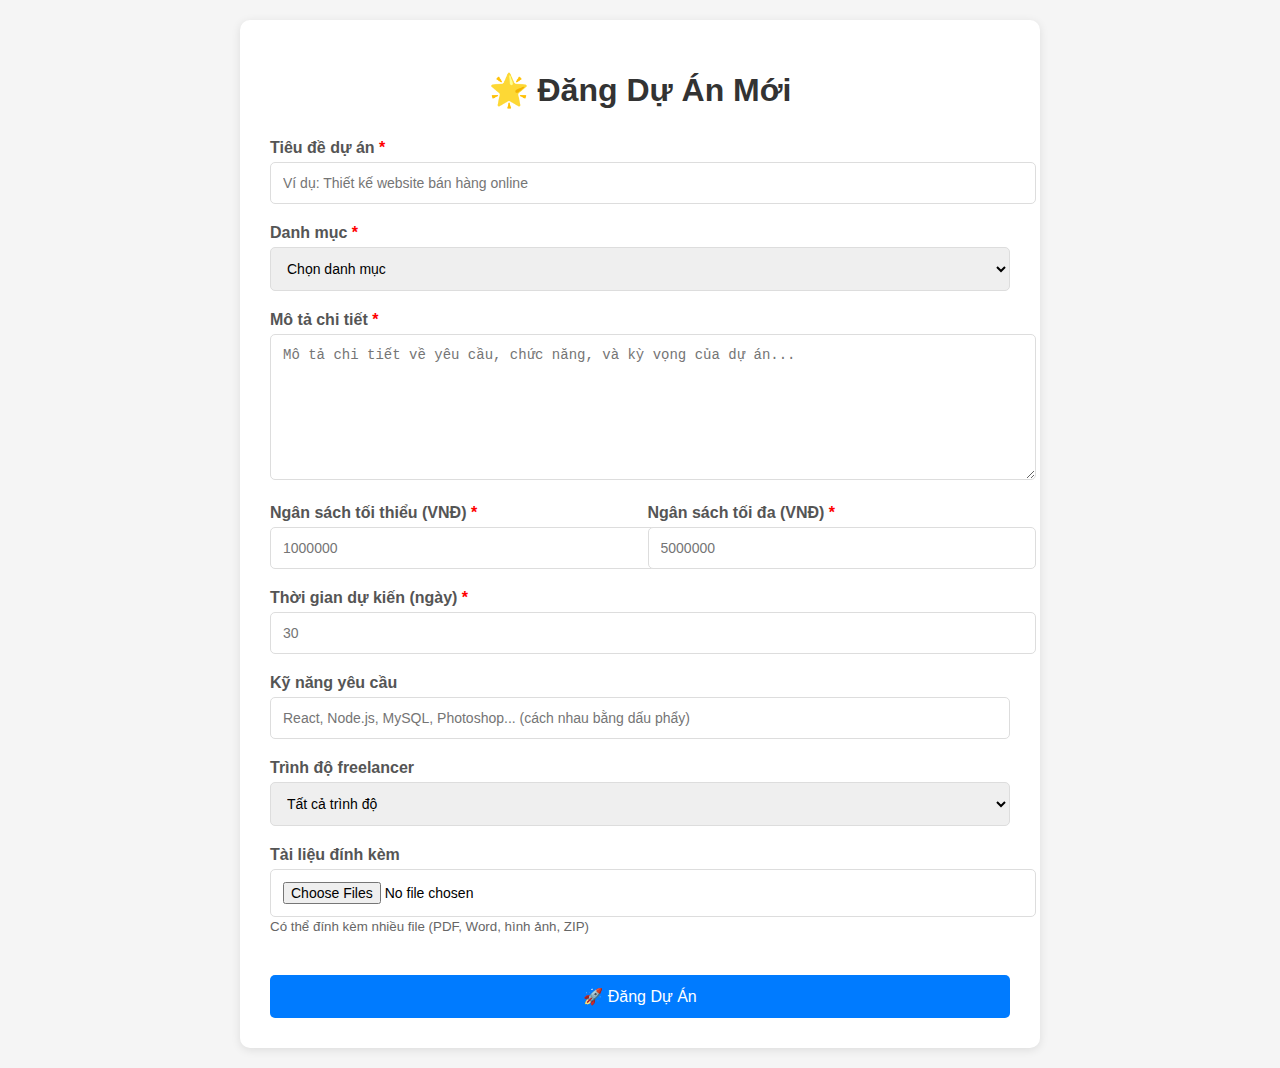
<file: ui/post-project.html>
<!DOCTYPE html>
<html lang="vi">
<head>
    <meta charset="UTF-8">
    <meta name="viewport" content="width=device-width, initial-scale=1.0">
    <title>Đăng Dự Án - FreelancerConnect 5Stars</title>
    <style>
        body {
            font-family: Arial, sans-serif;
            max-width: 800px;
            margin: 0 auto;
            padding: 20px;
            background-color: #f5f5f5;
        }
        .form-container {
            background: white;
            padding: 30px;
            border-radius: 10px;
            box-shadow: 0 2px 10px rgba(0,0,0,0.1);
        }
        h1 {
            color: #333;
            text-align: center;
            margin-bottom: 30px;
        }
        .form-group {
            margin-bottom: 20px;
        }
        label {
            display: block;
            margin-bottom: 5px;
            font-weight: bold;
            color: #555;
        }
        input, textarea, select {
            width: 100%;
            padding: 12px;
            border: 1px solid #ddd;
            border-radius: 5px;
            font-size: 14px;
        }
        textarea {
            height: 120px;
            resize: vertical;
        }
        .budget-group {
            display: flex;
            gap: 15px;
        }
        .budget-group .form-group {
            flex: 1;
        }
        .skills-input {
            display: flex;
            gap: 10px;
        }
        .skills-input input {
            flex: 1;
        }
        .btn {
            background: #007bff;
            color: white;
            padding: 12px 30px;
            border: none;
            border-radius: 5px;
            cursor: pointer;
            font-size: 16px;
            width: 100%;
            margin-top: 20px;
        }
        .btn:hover {
            background: #0056b3;
        }
        .preview-section {
            margin-top: 30px;
            padding: 20px;
            background: #f8f9fa;
            border-radius: 5px;
        }
        .required {
            color: red;
        }
    </style>
</head>
<body>
    <div class="form-container">
        <h1>🌟 Đăng Dự Án Mới</h1>
        <form id="projectForm">
            <div class="form-group">
                <label for="projectTitle">Tiêu đề dự án <span class="required">*</span></label>
                <input type="text" id="projectTitle" name="projectTitle" required 
                       placeholder="Ví dụ: Thiết kế website bán hàng online">
            </div>

            <div class="form-group">
                <label for="projectCategory">Danh mục <span class="required">*</span></label>
                <select id="projectCategory" name="projectCategory" required>
                    <option value="">Chọn danh mục</option>
                    <option value="web-development">Phát triển Web</option>
                    <option value="mobile-app">Ứng dụng Mobile</option>
                    <option value="design">Thiết kế</option>
                    <option value="marketing">Marketing</option>
                    <option value="writing">Viết nội dung</option>
                    <option value="data-analysis">Phân tích dữ liệu</option>
                </select>
            </div>

            <div class="form-group">
                <label for="projectDescription">Mô tả chi tiết <span class="required">*</span></label>
                <textarea id="projectDescription" name="projectDescription" required
                          placeholder="Mô tả chi tiết về yêu cầu, chức năng, và kỳ vọng của dự án..."></textarea>
            </div>

            <div class="budget-group">
                <div class="form-group">
                    <label for="budgetMin">Ngân sách tối thiểu (VNĐ) <span class="required">*</span></label>
                    <input type="number" id="budgetMin" name="budgetMin" required min="100000"
                           placeholder="1000000">
                </div>
                <div class="form-group">
                    <label for="budgetMax">Ngân sách tối đa (VNĐ) <span class="required">*</span></label>
                    <input type="number" id="budgetMax" name="budgetMax" required min="100000"
                           placeholder="5000000">
                </div>
            </div>

            <div class="form-group">
                <label for="duration">Thời gian dự kiến (ngày) <span class="required">*</span></label>
                <input type="number" id="duration" name="duration" required min="1" max="365"
                       placeholder="30">
            </div>

            <div class="form-group">
                <label for="skills">Kỹ năng yêu cầu</label>
                <div class="skills-input">
                    <input type="text" id="skills" name="skills" 
                           placeholder="React, Node.js, MySQL, Photoshop... (cách nhau bằng dấu phẩy)">
                </div>
            </div>

            <div class="form-group">
                <label for="experienceLevel">Trình độ freelancer</label>
                <select id="experienceLevel" name="experienceLevel">
                    <option value="any">Tất cả trình độ</option>
                    <option value="beginner">Người mới bắt đầu</option>
                    <option value="intermediate">Trung bình</option>
                    <option value="expert">Chuyên gia</option>
                </select>
            </div>

            <div class="form-group">
                <label for="attachments">Tài liệu đính kèm</label>
                <input type="file" id="attachments" name="attachments" multiple
                       accept=".pdf,.doc,.docx,.jpg,.png,.zip">
                <small style="color: #666;">Có thể đính kèm nhiều file (PDF, Word, hình ảnh, ZIP)</small>
            </div>

            <button type="submit" class="btn">🚀 Đăng Dự Án</button>
        </form>

        <div class="preview-section" id="previewSection" style="display: none;">
            <h3>👀 Xem trước dự án</h3>
            <div id="projectPreview"></div>
        </div>
    </div>

    <script>
        document.getElementById('projectForm').addEventListener('input', updatePreview);
        
        function updatePreview() {
            const title = document.getElementById('projectTitle').value;
            const category = document.getElementById('projectCategory').value;
            const description = document.getElementById('projectDescription').value;
            const budgetMin = document.getElementById('budgetMin').value;
            const budgetMax = document.getElementById('budgetMax').value;
            const duration = document.getElementById('duration').value;
            const skills = document.getElementById('skills').value;
            
            if (title || description) {
                document.getElementById('previewSection').style.display = 'block';
                document.getElementById('projectPreview').innerHTML = `
                    <h4>${title || 'Tiêu đề dự án'}</h4>
                    <p><strong>Danh mục:</strong> ${category || 'Chưa chọn'}</p>
                    <p><strong>Mô tả:</strong> ${description || 'Chưa có mô tả'}</p>
                    <p><strong>Ngân sách:</strong> ${budgetMin ? formatCurrency(budgetMin) : '0'} - ${budgetMax ? formatCurrency(budgetMax) : '0'} VNĐ</p>
                    <p><strong>Thời gian:</strong> ${duration || '0'} ngày</p>
                    <p><strong>Kỹ năng:</strong> ${skills || 'Không yêu cầu cụ thể'}</p>
                `;
            } else {
                document.getElementById('previewSection').style.display = 'none';
            }
        }
        
        function formatCurrency(amount) {
            return new Intl.NumberFormat('vi-VN').format(amount);
        }
        
        document.getElementById('projectForm').addEventListener('submit', function(e) {
            e.preventDefault();
            alert('🎉 Dự án đã được đăng thành công! Bạn sẽ nhận được thông báo khi có freelancer quan tâm.');
        });
    </script>
</body>
</html>
</file>
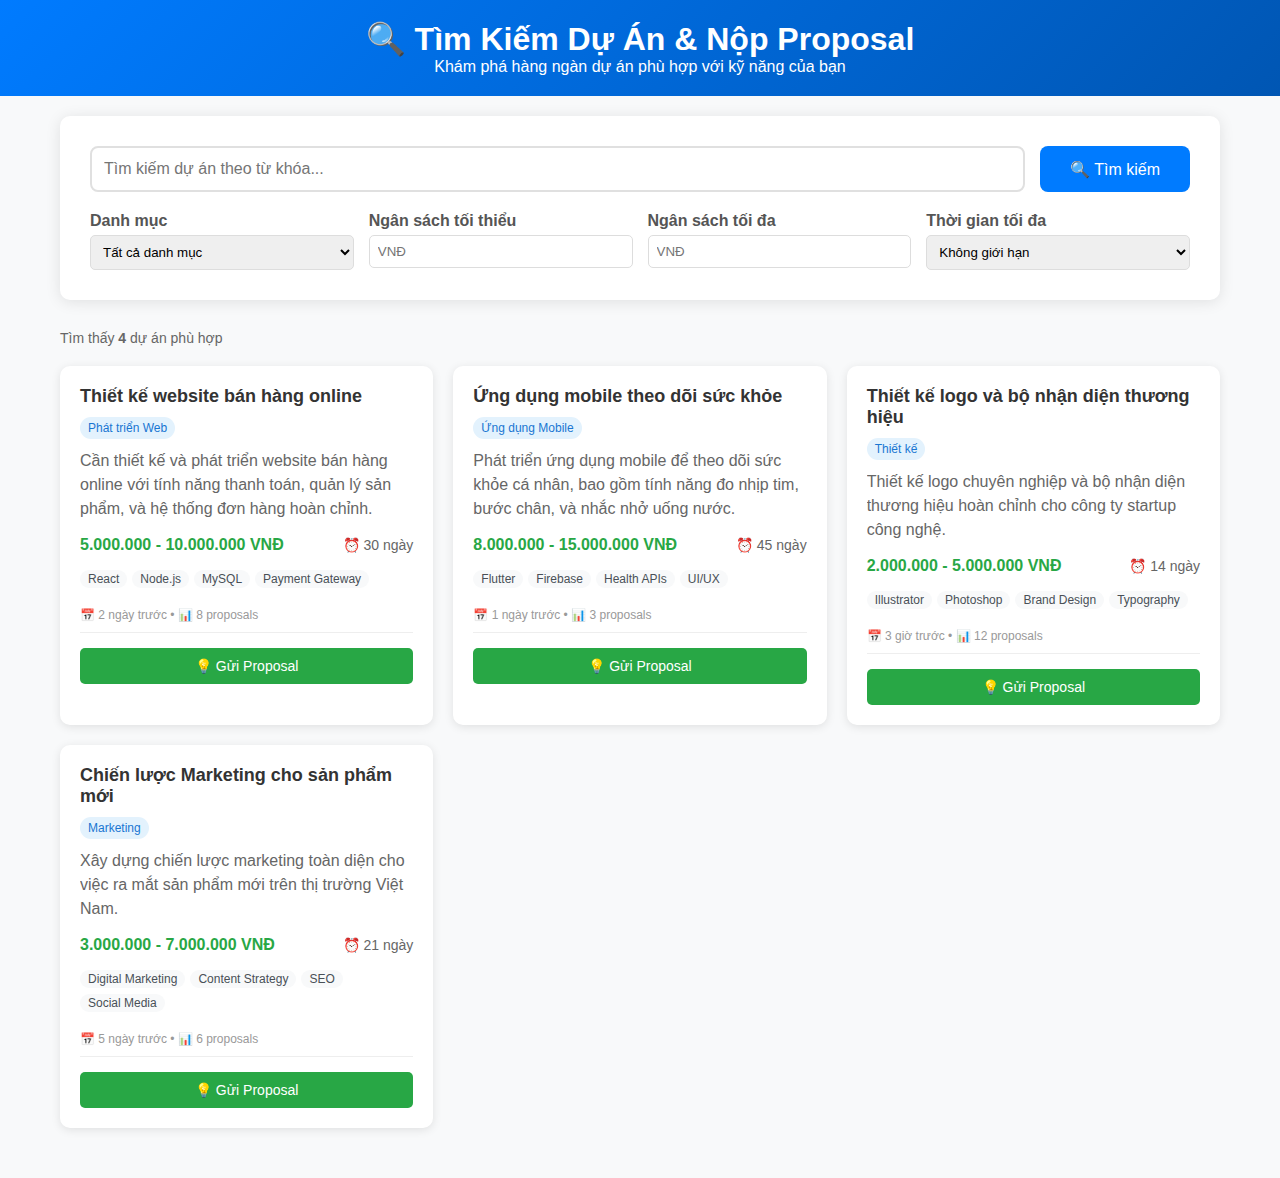
<file: ui/search-proposal.html>
<!DOCTYPE html>
<html lang="vi">
  <head>
    <meta charset="UTF-8" />
    <meta name="viewport" content="width=device-width, initial-scale=1.0" />
    <title>Tìm Kiếm Dự Án - FreelancerConnect 5Stars</title>
    <style>
      * {
        margin: 0;
        padding: 0;
        box-sizing: border-box;
      }
      body {
        font-family: 'Segoe UI', Tahoma, Geneva, Verdana, sans-serif;
        background-color: #f8f9fa;
      }
      .header {
        background: linear-gradient(135deg, #007bff, #0056b3);
        color: white;
        padding: 20px 0;
        text-align: center;
      }
      .container {
        max-width: 1200px;
        margin: 0 auto;
        padding: 20px;
      }
      .search-section {
        background: white;
        padding: 30px;
        border-radius: 10px;
        box-shadow: 0 2px 15px rgba(0, 0, 0, 0.1);
        margin-bottom: 30px;
      }
      .search-bar {
        display: flex;
        gap: 15px;
        margin-bottom: 20px;
      }
      .search-input {
        flex: 1;
        padding: 12px;
        border: 2px solid #e0e0e0;
        border-radius: 8px;
        font-size: 16px;
      }
      .search-btn {
        background: #007bff;
        color: white;
        border: none;
        padding: 12px 30px;
        border-radius: 8px;
        cursor: pointer;
        font-size: 16px;
      }
      .filters {
        display: grid;
        grid-template-columns: repeat(auto-fit, minmax(200px, 1fr));
        gap: 15px;
      }
      .filter-group {
        display: flex;
        flex-direction: column;
      }
      .filter-group label {
        margin-bottom: 5px;
        font-weight: 600;
        color: #555;
      }
      .filter-group select,
      .filter-group input {
        padding: 8px;
        border: 1px solid #ddd;
        border-radius: 5px;
      }
      .projects-grid {
        display: grid;
        grid-template-columns: repeat(auto-fill, minmax(350px, 1fr));
        gap: 20px;
        margin-bottom: 30px;
      }
      .project-card {
        background: white;
        border-radius: 10px;
        padding: 20px;
        box-shadow: 0 2px 10px rgba(0, 0, 0, 0.1);
        transition: transform 0.3s ease;
      }
      .project-card:hover {
        transform: translateY(-5px);
      }
      .project-title {
        font-size: 18px;
        font-weight: bold;
        color: #333;
        margin-bottom: 10px;
      }
      .project-category {
        background: #e3f2fd;
        color: #1976d2;
        padding: 4px 8px;
        border-radius: 15px;
        font-size: 12px;
        display: inline-block;
        margin-bottom: 10px;
      }
      .project-description {
        color: #666;
        line-height: 1.5;
        margin-bottom: 15px;
        overflow: hidden;
        text-overflow: ellipsis;
        display: -webkit-box;
        -webkit-line-clamp: 3;
        -webkit-box-orient: vertical;
      }
      .project-meta {
        display: flex;
        justify-content: space-between;
        align-items: center;
        margin-bottom: 15px;
      }
      .project-budget {
        font-weight: bold;
        color: #28a745;
      }
      .project-duration {
        color: #666;
        font-size: 14px;
      }
      .project-skills {
        margin-bottom: 15px;
      }
      .skill-tag {
        background: #f8f9fa;
        color: #495057;
        padding: 2px 8px;
        border-radius: 12px;
        font-size: 12px;
        margin-right: 5px;
        display: inline-block;
        margin-bottom: 5px;
      }
      .proposal-section {
        border-top: 1px solid #eee;
        padding-top: 15px;
      }
      .proposal-btn {
        background: #28a745;
        color: white;
        border: none;
        padding: 10px 20px;
        border-radius: 5px;
        cursor: pointer;
        width: 100%;
        font-size: 14px;
      }
      .proposal-btn:hover {
        background: #218838;
      }
      .modal {
        display: none;
        position: fixed;
        z-index: 1000;
        left: 0;
        top: 0;
        width: 100%;
        height: 100%;
        background-color: rgba(0, 0, 0, 0.5);
      }
      .modal-content {
        background-color: white;
        margin: 5% auto;
        padding: 30px;
        border-radius: 10px;
        width: 80%;
        max-width: 600px;
        max-height: 80vh;
        overflow-y: auto;
      }
      .close {
        color: #aaa;
        float: right;
        font-size: 28px;
        font-weight: bold;
        cursor: pointer;
      }
      .close:hover {
        color: black;
      }
      .proposal-form {
        margin-top: 20px;
      }
      .form-group {
        margin-bottom: 20px;
      }
      .form-group label {
        display: block;
        margin-bottom: 5px;
        font-weight: bold;
      }
      .form-group input,
      .form-group textarea {
        width: 100%;
        padding: 10px;
        border: 1px solid #ddd;
        border-radius: 5px;
      }
      .form-group textarea {
        height: 120px;
        resize: vertical;
      }
      .results-count {
        margin-bottom: 20px;
        color: #666;
        font-size: 14px;
      }
    </style>
  </head>
  <body>
    <div class="header">
      <h1>🔍 Tìm Kiếm Dự Án & Nộp Proposal</h1>
      <p>Khám phá hàng ngàn dự án phù hợp với kỹ năng của bạn</p>
    </div>

    <div class="container">
      <!-- Search Section -->
      <div class="search-section">
        <div class="search-bar">
          <input
            type="text"
            class="search-input"
            id="searchInput"
            placeholder="Tìm kiếm dự án theo từ khóa..."
          />
          <button class="search-btn" onclick="searchProjects()">
            🔍 Tìm kiếm
          </button>
        </div>

        <div class="filters">
          <div class="filter-group">
            <label>Danh mục</label>
            <select id="categoryFilter">
              <option value="">Tất cả danh mục</option>
              <option value="web-development">Phát triển Web</option>
              <option value="mobile-app">Ứng dụng Mobile</option>
              <option value="design">Thiết kế</option>
              <option value="marketing">Marketing</option>
              <option value="writing">Viết nội dung</option>
              <option value="data-analysis">Phân tích dữ liệu</option>
            </select>
          </div>

          <div class="filter-group">
            <label>Ngân sách tối thiểu</label>
            <input type="number" id="minBudget" placeholder="VNĐ" min="0" />
          </div>

          <div class="filter-group">
            <label>Ngân sách tối đa</label>
            <input type="number" id="maxBudget" placeholder="VNĐ" min="0" />
          </div>

          <div class="filter-group">
            <label>Thời gian tối đa</label>
            <select id="durationFilter">
              <option value="">Không giới hạn</option>
              <option value="7">Dưới 1 tuần</option>
              <option value="30">Dưới 1 tháng</option>
              <option value="90">Dưới 3 tháng</option>
            </select>
          </div>
        </div>
      </div>

      <!-- Results Count -->
      <div class="results-count" id="resultsCount">
        Tìm thấy <strong>12</strong> dự án phù hợp
      </div>

      <!-- Projects Grid -->
      <div class="projects-grid" id="projectsGrid">
        <!-- Sample projects will be loaded here -->
      </div>
    </div>

    <!-- Proposal Modal -->
    <div id="proposalModal" class="modal">
      <div class="modal-content">
        <span class="close">&times;</span>
        <h2>📝 Gửi Proposal</h2>
        <div id="projectInfo"></div>

        <form class="proposal-form" id="proposalForm">
          <div class="form-group">
            <label>Giá đề xuất (VNĐ) *</label>
            <input
              type="number"
              id="proposalPrice"
              required
              min="100000"
              placeholder="Nhập giá bạn muốn nhận cho dự án này"
            />
          </div>

          <div class="form-group">
            <label>Thời gian hoàn thành (ngày) *</label>
            <input
              type="number"
              id="proposalDuration"
              required
              min="1"
              placeholder="Số ngày bạn cần để hoàn thành"
            />
          </div>

          <div class="form-group">
            <label>Mô tả proposal *</label>
            <textarea
              id="proposalDescription"
              required
              placeholder="Mô tả cách bạn sẽ thực hiện dự án, kinh nghiệm liên quan, và tại sao bạn là ứng viên phù hợp..."
            ></textarea>
          </div>

          <div class="form-group">
            <label>Portfolio/Mẫu công việc</label>
            <input
              type="url"
              id="portfolioLink"
              placeholder="https://portfolio.com hoặc link đến công việc tương tự"
            />
          </div>

          <button type="submit" class="proposal-btn">🚀 Gửi Proposal</button>
        </form>
      </div>
    </div>

    <script>
      // Sample project data
      const sampleProjects = [
        {
          id: 1,
          title: 'Thiết kế website bán hàng online',
          category: 'web-development',
          description:
            'Cần thiết kế và phát triển website bán hàng online với tính năng thanh toán, quản lý sản phẩm, và hệ thống đơn hàng hoàn chỉnh.',
          budget: { min: 5000000, max: 10000000 },
          duration: 30,
          skills: ['React', 'Node.js', 'MySQL', 'Payment Gateway'],
          postedDate: '2 ngày trước',
          proposalsCount: 8,
        },
        {
          id: 2,
          title: 'Ứng dụng mobile theo dõi sức khỏe',
          category: 'mobile-app',
          description:
            'Phát triển ứng dụng mobile để theo dõi sức khỏe cá nhân, bao gồm tính năng đo nhịp tim, bước chân, và nhắc nhở uống nước.',
          budget: { min: 8000000, max: 15000000 },
          duration: 45,
          skills: ['Flutter', 'Firebase', 'Health APIs', 'UI/UX'],
          postedDate: '1 ngày trước',
          proposalsCount: 3,
        },
        {
          id: 3,
          title: 'Thiết kế logo và bộ nhận diện thương hiệu',
          category: 'design',
          description:
            'Thiết kế logo chuyên nghiệp và bộ nhận diện thương hiệu hoàn chỉnh cho công ty startup công nghệ.',
          budget: { min: 2000000, max: 5000000 },
          duration: 14,
          skills: ['Illustrator', 'Photoshop', 'Brand Design', 'Typography'],
          postedDate: '3 giờ trước',
          proposalsCount: 12,
        },
        {
          id: 4,
          title: 'Chiến lược Marketing cho sản phẩm mới',
          category: 'marketing',
          description:
            'Xây dựng chiến lược marketing toàn diện cho việc ra mắt sản phẩm mới trên thị trường Việt Nam.',
          budget: { min: 3000000, max: 7000000 },
          duration: 21,
          skills: [
            'Digital Marketing',
            'Content Strategy',
            'SEO',
            'Social Media',
          ],
          postedDate: '5 ngày trước',
          proposalsCount: 6,
        },
      ];

      let currentProjects = [...sampleProjects];
      let selectedProject = null;

      // Load projects on page load
      document.addEventListener('DOMContentLoaded', function () {
        displayProjects(currentProjects);
        setupEventListeners();
      });

      function setupEventListeners() {
        // Search functionality
        document
          .getElementById('searchInput')
          .addEventListener('input', searchProjects);
        document
          .getElementById('categoryFilter')
          .addEventListener('change', searchProjects);
        document
          .getElementById('minBudget')
          .addEventListener('input', searchProjects);
        document
          .getElementById('maxBudget')
          .addEventListener('input', searchProjects);
        document
          .getElementById('durationFilter')
          .addEventListener('change', searchProjects);

        // Modal functionality
        const modal = document.getElementById('proposalModal');
        const closeBtn = document.getElementsByClassName('close')[0];

        closeBtn.onclick = function () {
          modal.style.display = 'none';
        };

        window.onclick = function (event) {
          if (event.target == modal) {
            modal.style.display = 'none';
          }
        };

        // Proposal form submission
        document
          .getElementById('proposalForm')
          .addEventListener('submit', function (e) {
            e.preventDefault();
            submitProposal();
          });
      }

      function displayProjects(projects) {
        const grid = document.getElementById('projectsGrid');
        const resultsCount = document.getElementById('resultsCount');

        resultsCount.innerHTML = `Tìm thấy <strong>${projects.length}</strong> dự án phù hợp`;

        grid.innerHTML = projects
          .map(
            (project) => `
                <div class="project-card">
                    <div class="project-title">${project.title}</div>
                    <div class="project-category">${getCategoryName(
                      project.category
                    )}</div>
                    <div class="project-description">${
                      project.description
                    }</div>
                    
                    <div class="project-meta">
                        <div class="project-budget">
                            ${formatCurrency(
                              project.budget.min
                            )} - ${formatCurrency(project.budget.max)} VNĐ
                        </div>
                        <div class="project-duration">⏰ ${
                          project.duration
                        } ngày</div>
                    </div>
                    
                    <div class="project-skills">
                        ${project.skills
                          .map(
                            (skill) => `<span class="skill-tag">${skill}</span>`
                          )
                          .join('')}
                    </div>
                    
                    <div style="font-size: 12px; color: #999; margin-bottom: 10px;">
                        📅 ${project.postedDate} • 📊 ${
              project.proposalsCount
            } proposals
                    </div>
                    
                    <div class="proposal-section">
                        <button class="proposal-btn" onclick="openProposalModal(${
                          project.id
                        })">
                            💡 Gửi Proposal
                        </button>
                    </div>
                </div>
            `
          )
          .join('');
      }

      function searchProjects() {
        const searchTerm = document
          .getElementById('searchInput')
          .value.toLowerCase();
        const category = document.getElementById('categoryFilter').value;
        const minBudget =
          parseFloat(document.getElementById('minBudget').value) || 0;
        const maxBudget =
          parseFloat(document.getElementById('maxBudget').value) || Infinity;
        const maxDuration =
          parseInt(document.getElementById('durationFilter').value) || Infinity;

        const filtered = sampleProjects.filter((project) => {
          const matchesSearch =
            project.title.toLowerCase().includes(searchTerm) ||
            project.description.toLowerCase().includes(searchTerm) ||
            project.skills.some((skill) =>
              skill.toLowerCase().includes(searchTerm)
            );

          const matchesCategory = !category || project.category === category;
          const matchesBudget =
            project.budget.min >= minBudget && project.budget.max <= maxBudget;
          const matchesDuration = project.duration <= maxDuration;

          return (
            matchesSearch && matchesCategory && matchesBudget && matchesDuration
          );
        });

        currentProjects = filtered;
        displayProjects(currentProjects);
      }

      function openProposalModal(projectId) {
        selectedProject = sampleProjects.find((p) => p.id === projectId);
        const modal = document.getElementById('proposalModal');
        const projectInfo = document.getElementById('projectInfo');

        projectInfo.innerHTML = `
                <div style="background: #f8f9fa; padding: 15px; border-radius: 5px; margin-bottom: 20px;">
                    <h3>${selectedProject.title}</h3>
                    <p><strong>Ngân sách:</strong> ${formatCurrency(
                      selectedProject.budget.min
                    )} - ${formatCurrency(selectedProject.budget.max)} VNĐ</p>
                    <p><strong>Thời gian:</strong> ${
                      selectedProject.duration
                    } ngày</p>
                    <p><strong>Mô tả:</strong> ${
                      selectedProject.description
                    }</p>
                </div>
            `;

        modal.style.display = 'block';
      }

      function submitProposal() {
        const price = document.getElementById('proposalPrice').value;
        const duration = document.getElementById('proposalDuration').value;
        const description = document.getElementById(
          'proposalDescription'
        ).value;
        const portfolio = document.getElementById('portfolioLink').value;

        if (!price || !duration || !description) {
          alert('⚠️ Vui lòng điền đầy đủ thông tin bắt buộc!');
          return;
        }

        // Simulate API call
        alert(
          `🎉 Proposal đã được gửi thành công!\n\nDự án: ${
            selectedProject.title
          }\nGiá: ${formatCurrency(
            price
          )} VNĐ\nThời gian: ${duration} ngày\n\nBạn sẽ nhận được thông báo khi client phản hồi.`
        );

        // Close modal and reset form
        document.getElementById('proposalModal').style.display = 'none';
        document.getElementById('proposalForm').reset();
      }

      function getCategoryName(category) {
        const categories = {
          'web-development': 'Phát triển Web',
          'mobile-app': 'Ứng dụng Mobile',
          design: 'Thiết kế',
          marketing: 'Marketing',
          writing: 'Viết nội dung',
          'data-analysis': 'Phân tích dữ liệu',
        };
        return categories[category] || category;
      }

      function formatCurrency(amount) {
        return new Intl.NumberFormat('vi-VN').format(amount);
      }
    </script>
  </body>
</html>
</file>
<file: css/style.css>
/* Custom CSS for FreeLancerConnect */

:root {
  --primary-color: #007bff;
  --secondary-color: #6c757d;
  --success-color: #28a745;
  --info-color: #17a2b8;
  --warning-color: #ffc107;
  --danger-color: #dc3545;
  --light-color: #f8f9fa;
  --dark-color: #343a40;
}

/* Header Styles */
.navbar-brand {
  font-weight: bold;
  font-size: 1.5rem;
  color: var(--primary-color) !important;
}

.navbar {
  box-shadow: 0 2px 4px rgba(0, 0, 0, 0.1);
}

/* Hero Section */
.hero-section {
  background: linear-gradient(135deg, #007bff 0%, #0056b3 100%);
  color: white;
  padding: 100px 0;
  min-height: 60vh;
}

.hero-title {
  font-size: 3.5rem;
  font-weight: bold;
  margin-bottom: 1.5rem;
}

.hero-subtitle {
  font-size: 1.25rem;
  margin-bottom: 2rem;
  opacity: 0.9;
}

/* Feature Cards */
.feature-card {
  transition: transform 0.3s ease, box-shadow 0.3s ease;
  border: none;
  height: 100%;
}

.feature-card:hover {
  transform: translateY(-5px);
  box-shadow: 0 10px 25px rgba(0, 0, 0, 0.15);
}

.feature-icon {
  font-size: 3rem;
  color: var(--primary-color);
  margin-bottom: 1rem;
}

/* Statistics Section */
.stats-section {
  background-color: var(--light-color);
  padding: 80px 0;
}

.stat-number {
  font-size: 2.5rem;
  font-weight: bold;
  color: var(--primary-color);
}

.stat-label {
  font-size: 1rem;
  color: var(--secondary-color);
  margin-top: 0.5rem;
}

/* Profile Cards */
.profile-card {
  border: none;
  transition: transform 0.3s ease;
  margin-bottom: 2rem;
}

.profile-card:hover {
  transform: scale(1.05);
}

.profile-img {
  width: 100px;
  height: 100px;
  border-radius: 50%;
  object-fit: cover;
  border: 4px solid var(--primary-color);
}

/* Skills Tags */
.skill-tag {
  background-color: var(--primary-color);
  color: white;
  padding: 0.25rem 0.75rem;
  border-radius: 20px;
  font-size: 0.875rem;
  margin: 0.25rem;
  display: inline-block;
}

/* Rating Stars */
.rating {
  color: #ffc107;
}

/* Footer */
.footer {
  background-color: var(--dark-color);
  color: white;
  padding: 40px 0 20px;
}

.footer h5 {
  color: var(--primary-color);
  margin-bottom: 1rem;
}

.footer a {
  color: #adb5bd;
  text-decoration: none;
  transition: color 0.3s ease;
}

.footer a:hover {
  color: white;
}

/* Login/Register Forms */
.auth-container {
  min-height: 100vh;
  background: linear-gradient(135deg, #667eea 0%, #764ba2 100%);
  display: flex;
  align-items: center;
}

.auth-card {
  border: none;
  border-radius: 15px;
  box-shadow: 0 15px 35px rgba(0, 0, 0, 0.1);
}

.auth-header {
  background: linear-gradient(135deg, #007bff 0%, #0056b3 100%);
  color: white;
  border-radius: 15px 15px 0 0;
  padding: 2rem;
  text-align: center;
}

.form-control {
  border-radius: 10px;
  padding: 0.75rem 1rem;
  border: 1px solid #e9ecef;
}

.form-control:focus {
  box-shadow: 0 0 0 0.2rem rgba(0, 123, 255, 0.25);
  border-color: var(--primary-color);
}

.btn-custom {
  border-radius: 10px;
  padding: 0.75rem 2rem;
  font-weight: 500;
  text-transform: uppercase;
  letter-spacing: 0.5px;
  transition: all 0.3s ease;
}

.btn-custom:hover {
  transform: translateY(-2px);
  box-shadow: 0 5px 15px rgba(0, 0, 0, 0.2);
}

/* Responsive Design */
@media (max-width: 768px) {
  .hero-title {
    font-size: 2.5rem;
  }

  .hero-subtitle {
    font-size: 1rem;
  }

  .feature-icon {
    font-size: 2rem;
  }

  .stat-number {
    font-size: 2rem;
  }
}

/* Animation */
@keyframes fadeInUp {
  from {
    opacity: 0;
    transform: translateY(30px);
  }
  to {
    opacity: 1;
    transform: translateY(0);
  }
}

.fade-in-up {
  animation: fadeInUp 0.6s ease-out;
}

/* Community Page Styles */
.community-hero {
  background: linear-gradient(135deg, #28a745 0%, #20c997 100%);
  color: white;
  padding: 80px 0;
}

.discussion-card {
  border-left: 4px solid var(--primary-color);
  transition: box-shadow 0.3s ease;
}

.discussion-card:hover {
  box-shadow: 0 5px 15px rgba(0, 0, 0, 0.1);
}

.avatar-sm {
  width: 40px;
  height: 40px;
  border-radius: 50%;
}

/* About Page Styles */
.about-hero {
  background: linear-gradient(135deg, #6f42c1 0%, #e83e8c 100%);
  color: white;
  padding: 80px 0;
}

.timeline {
  position: relative;
  padding-left: 30px;
}

.timeline::before {
  content: '';
  position: absolute;
  left: 15px;
  top: 0;
  bottom: 0;
  width: 2px;
  background: var(--primary-color);
}

.timeline-item {
  position: relative;
  margin-bottom: 2rem;
}

.timeline-item::before {
  content: '';
  position: absolute;
  left: -23px;
  top: 0;
  width: 16px;
  height: 16px;
  border-radius: 50%;
  background: var(--primary-color);
  border: 3px solid white;
  box-shadow: 0 0 0 3px var(--primary-color);
}
</file>
